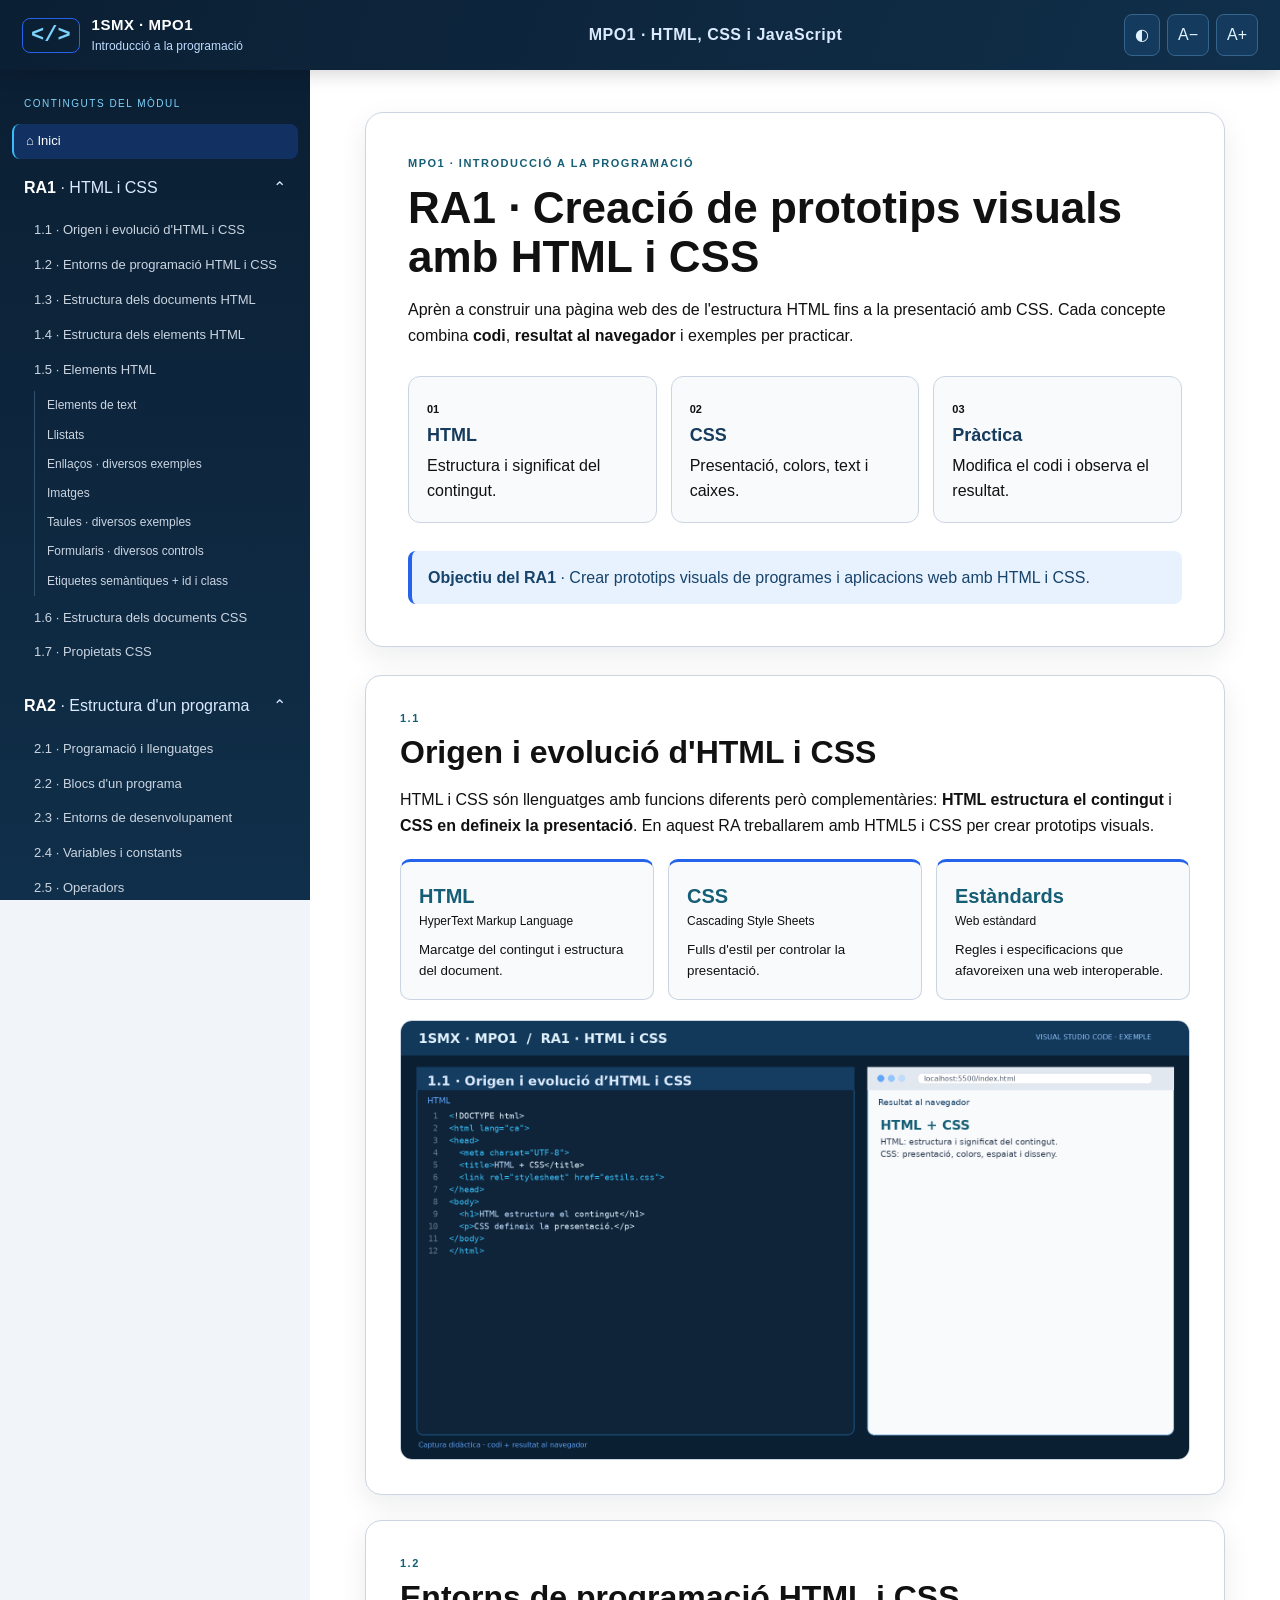
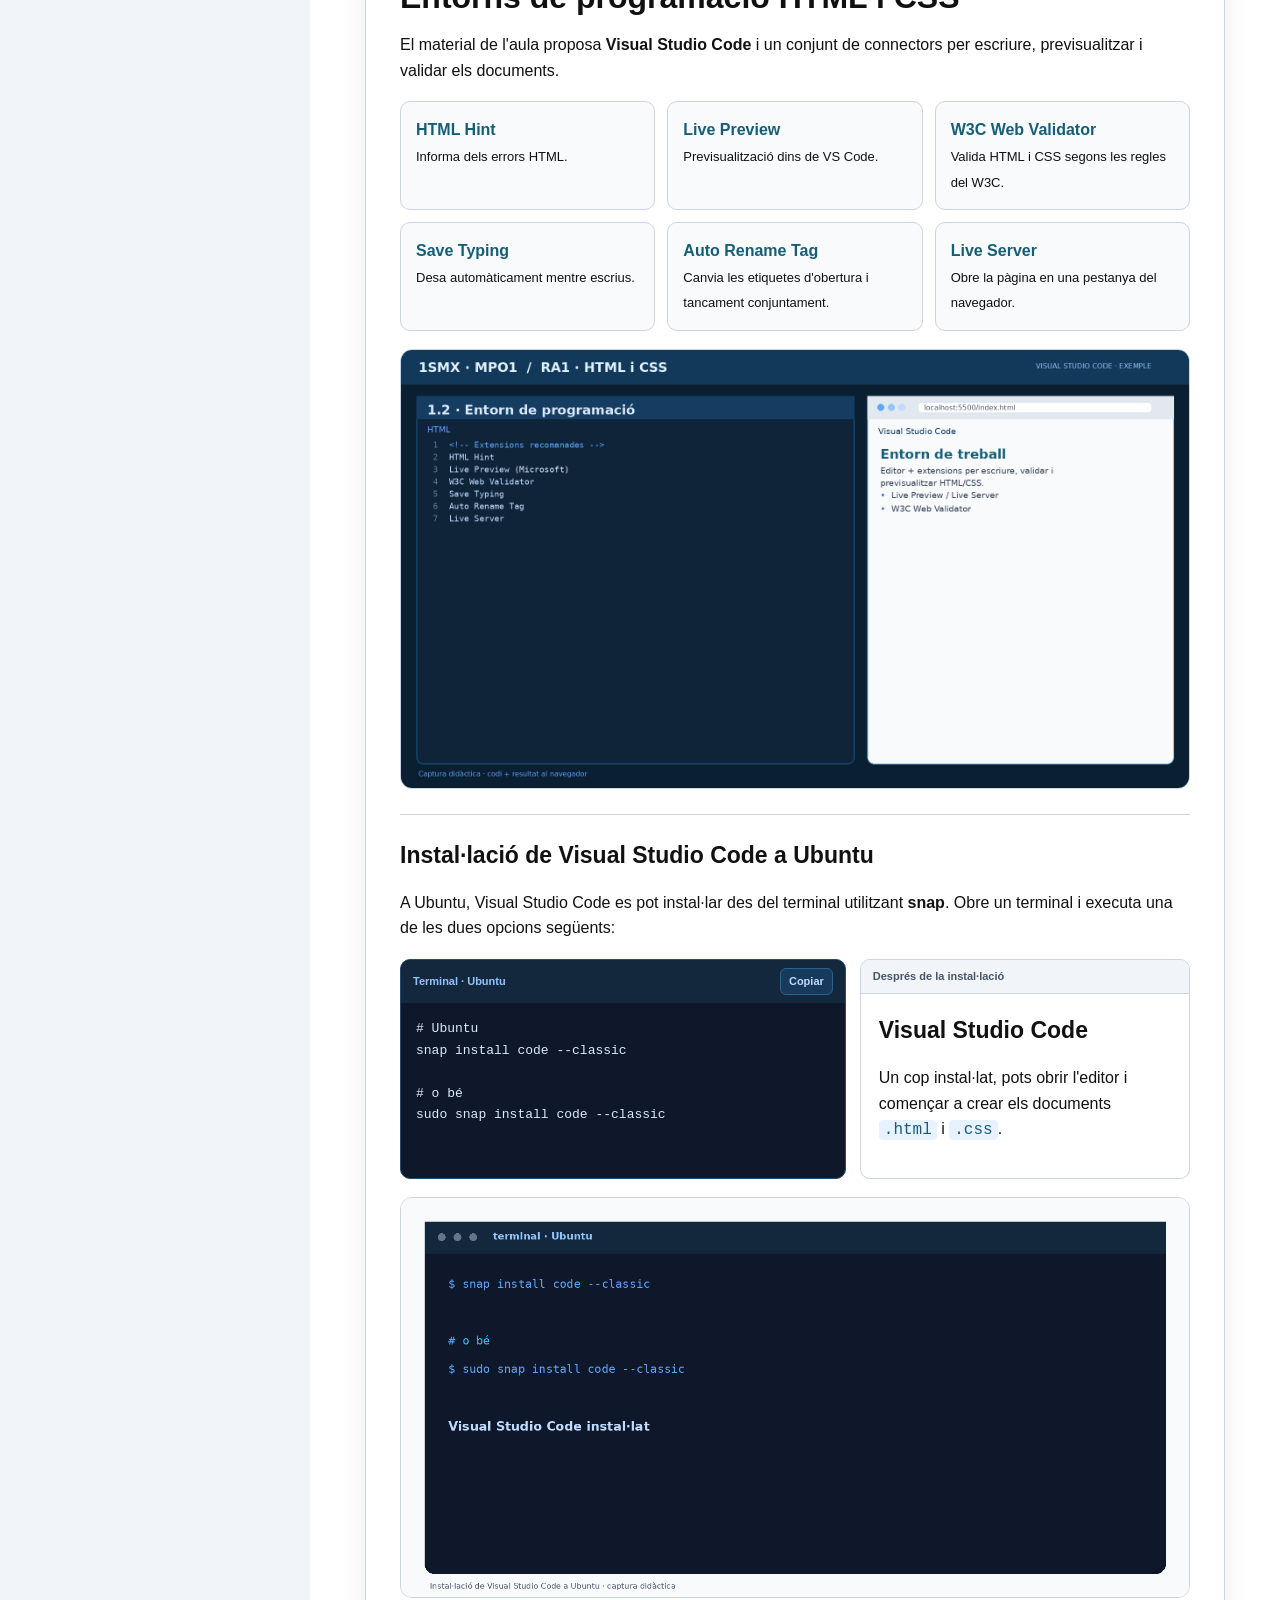
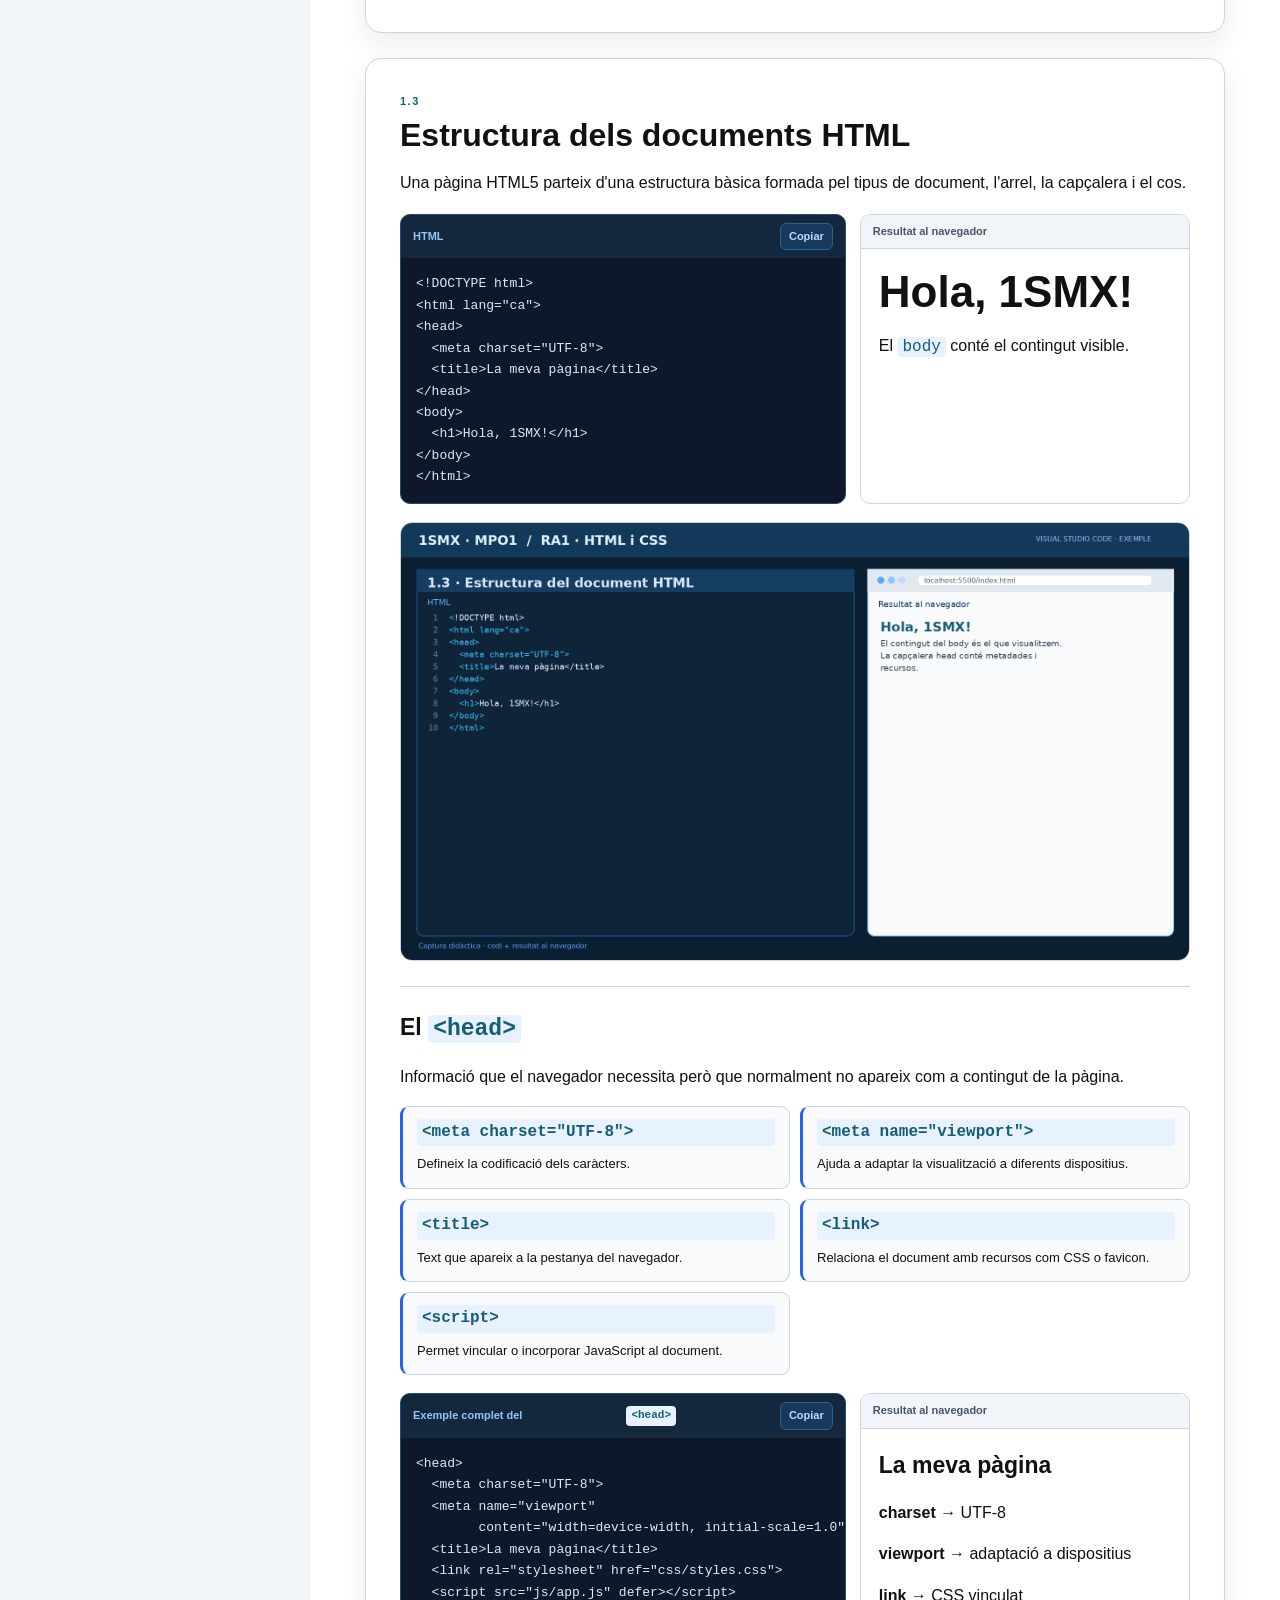
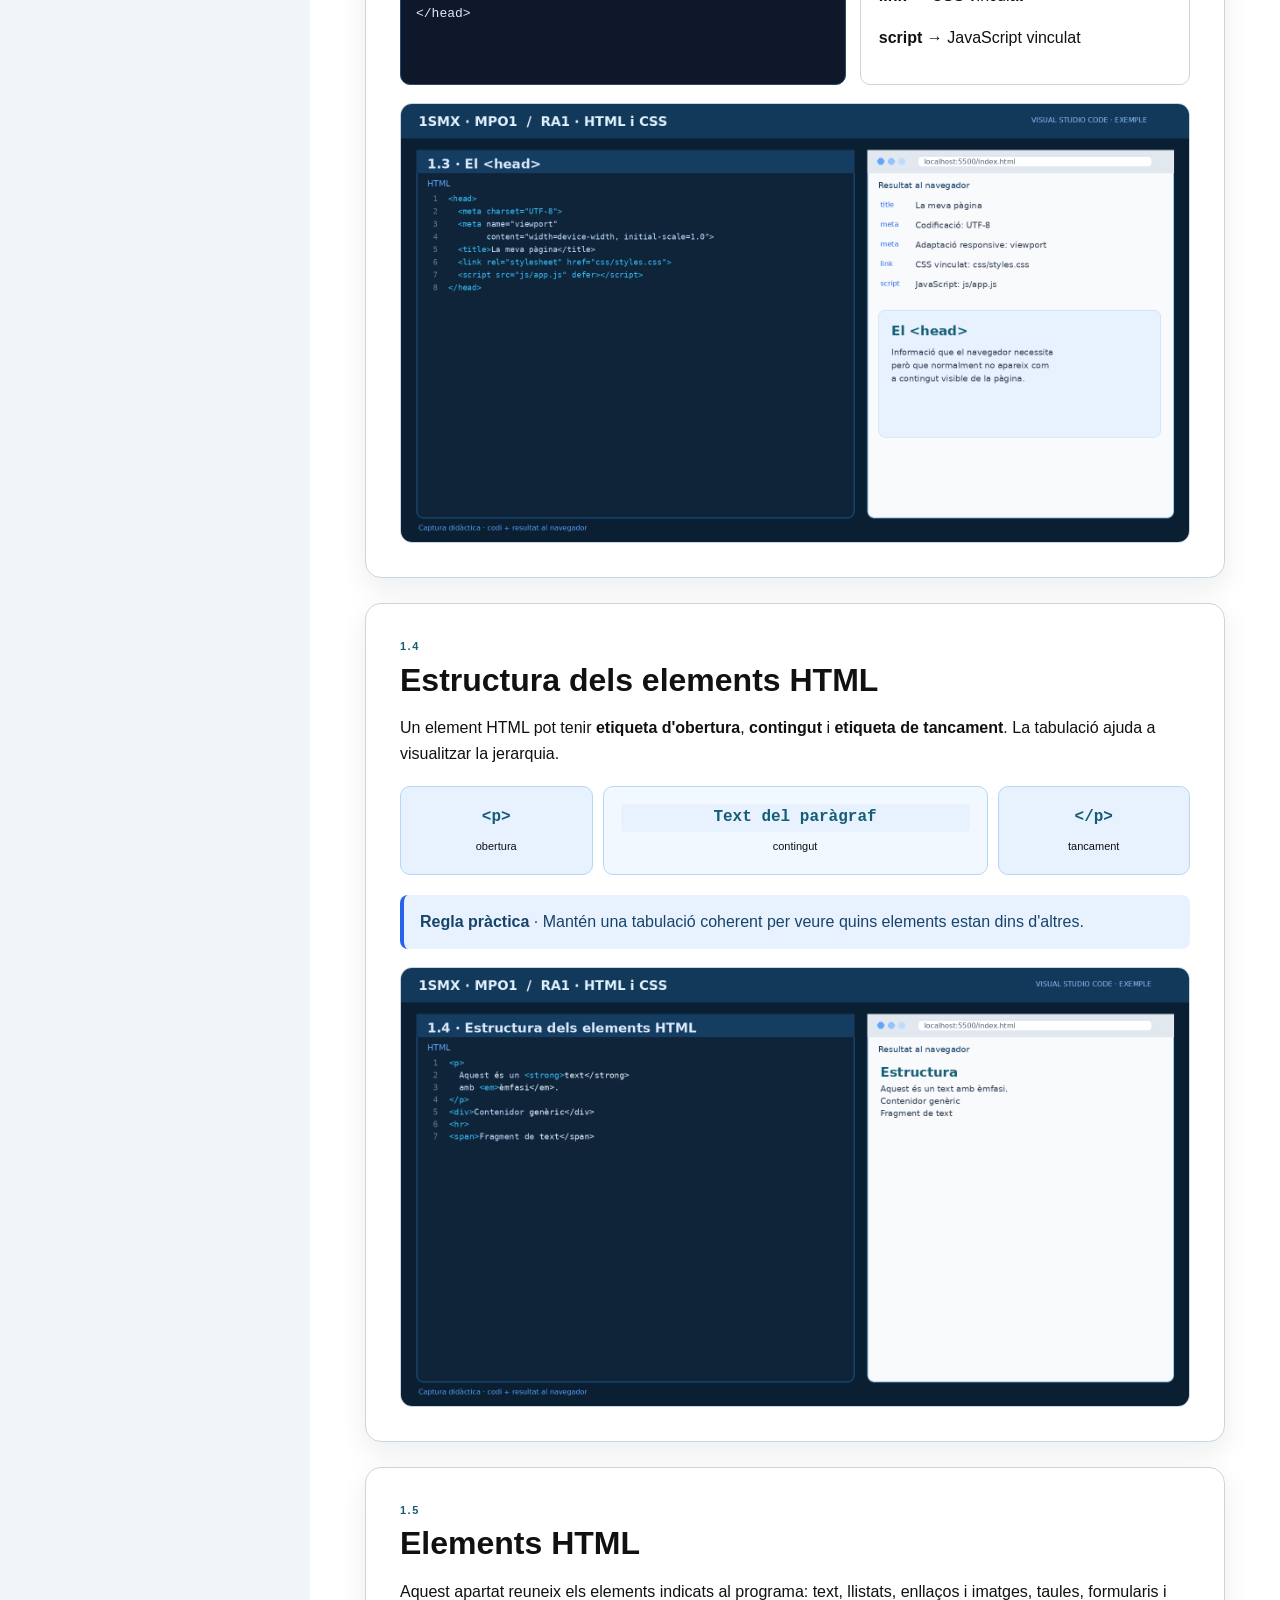
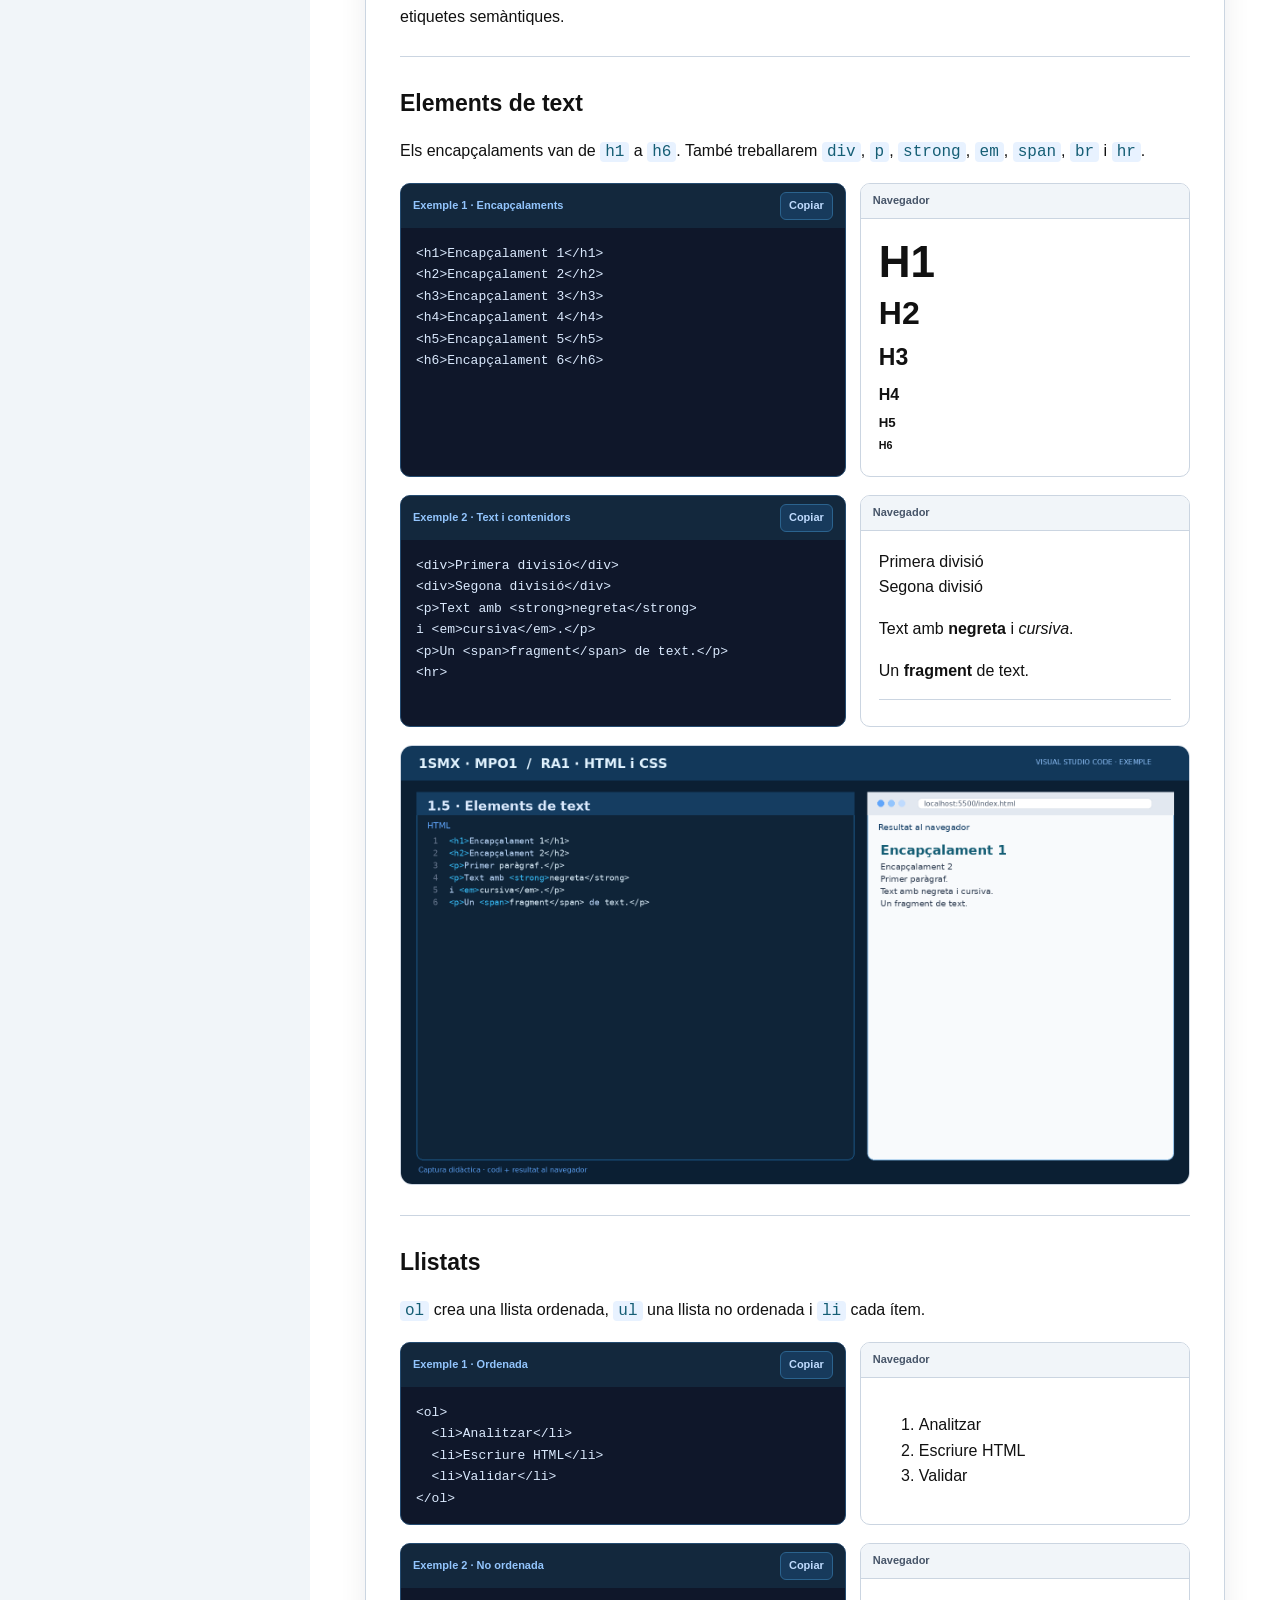
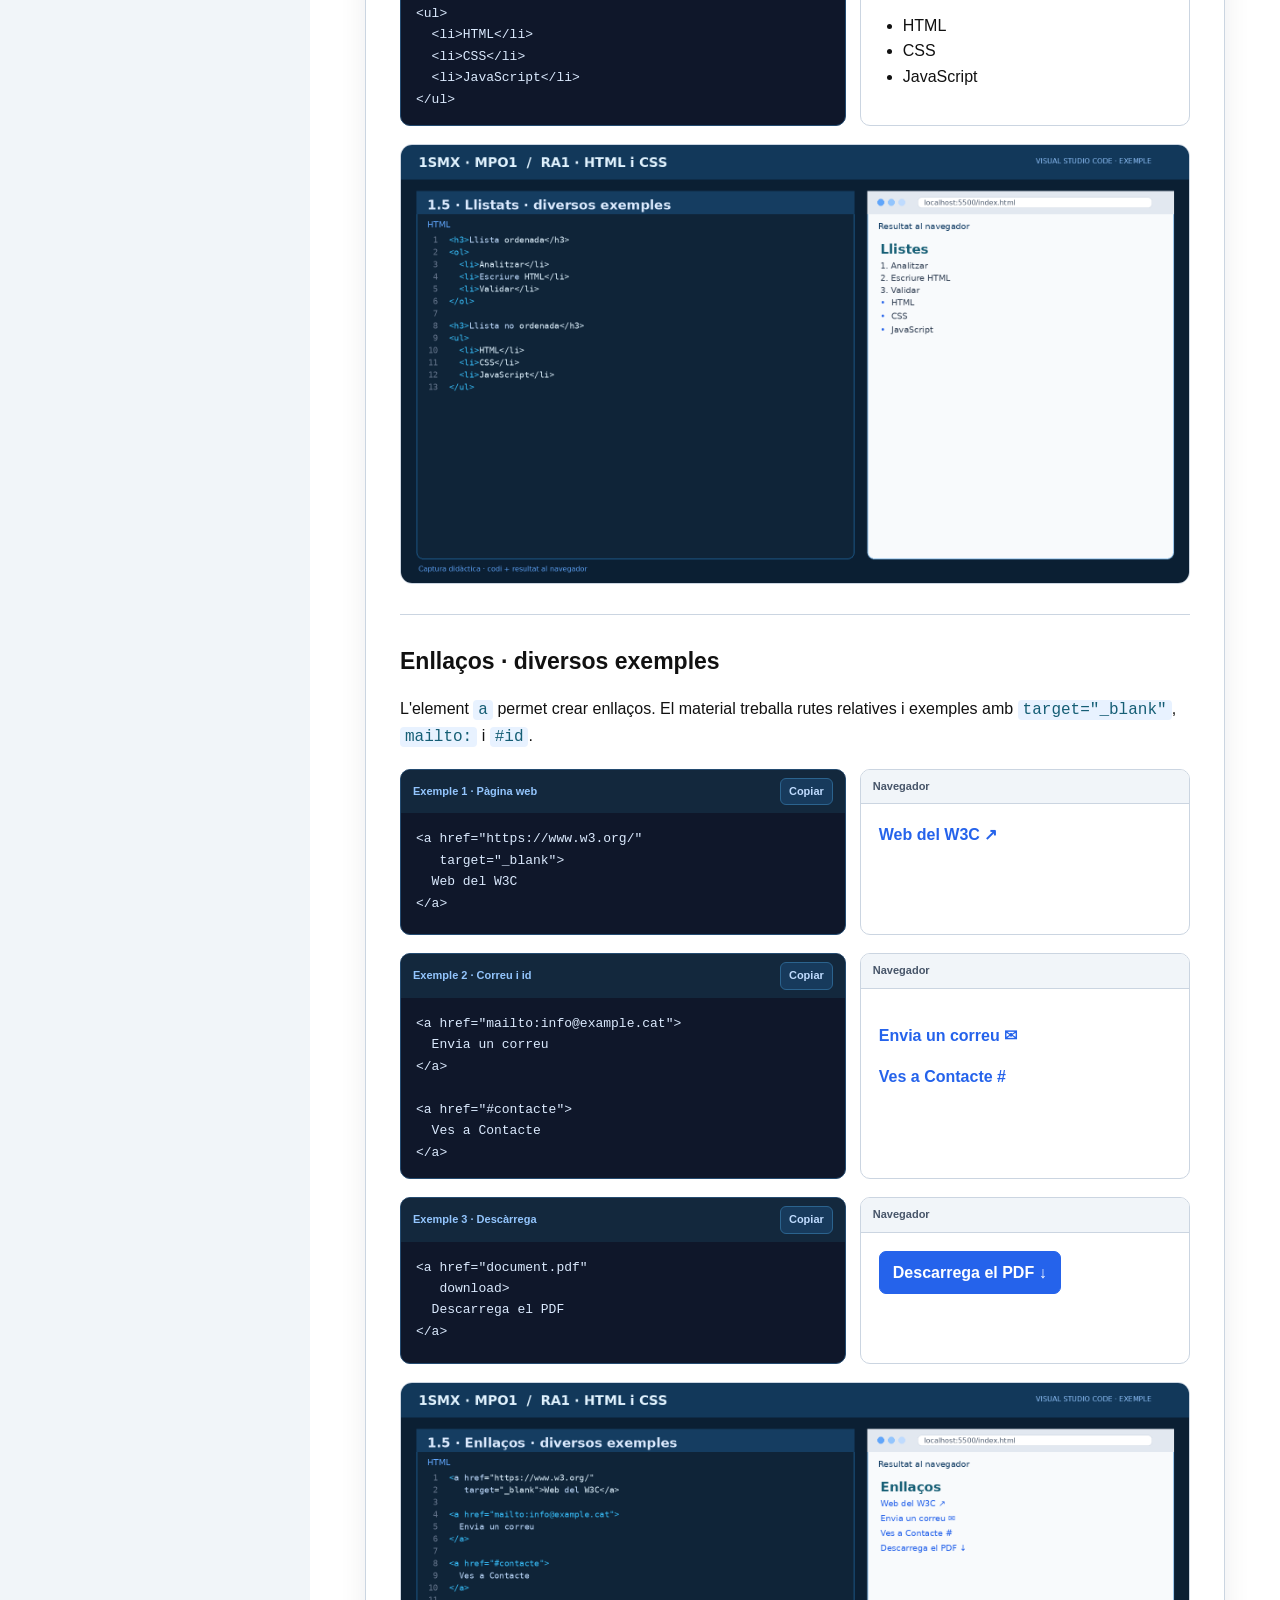
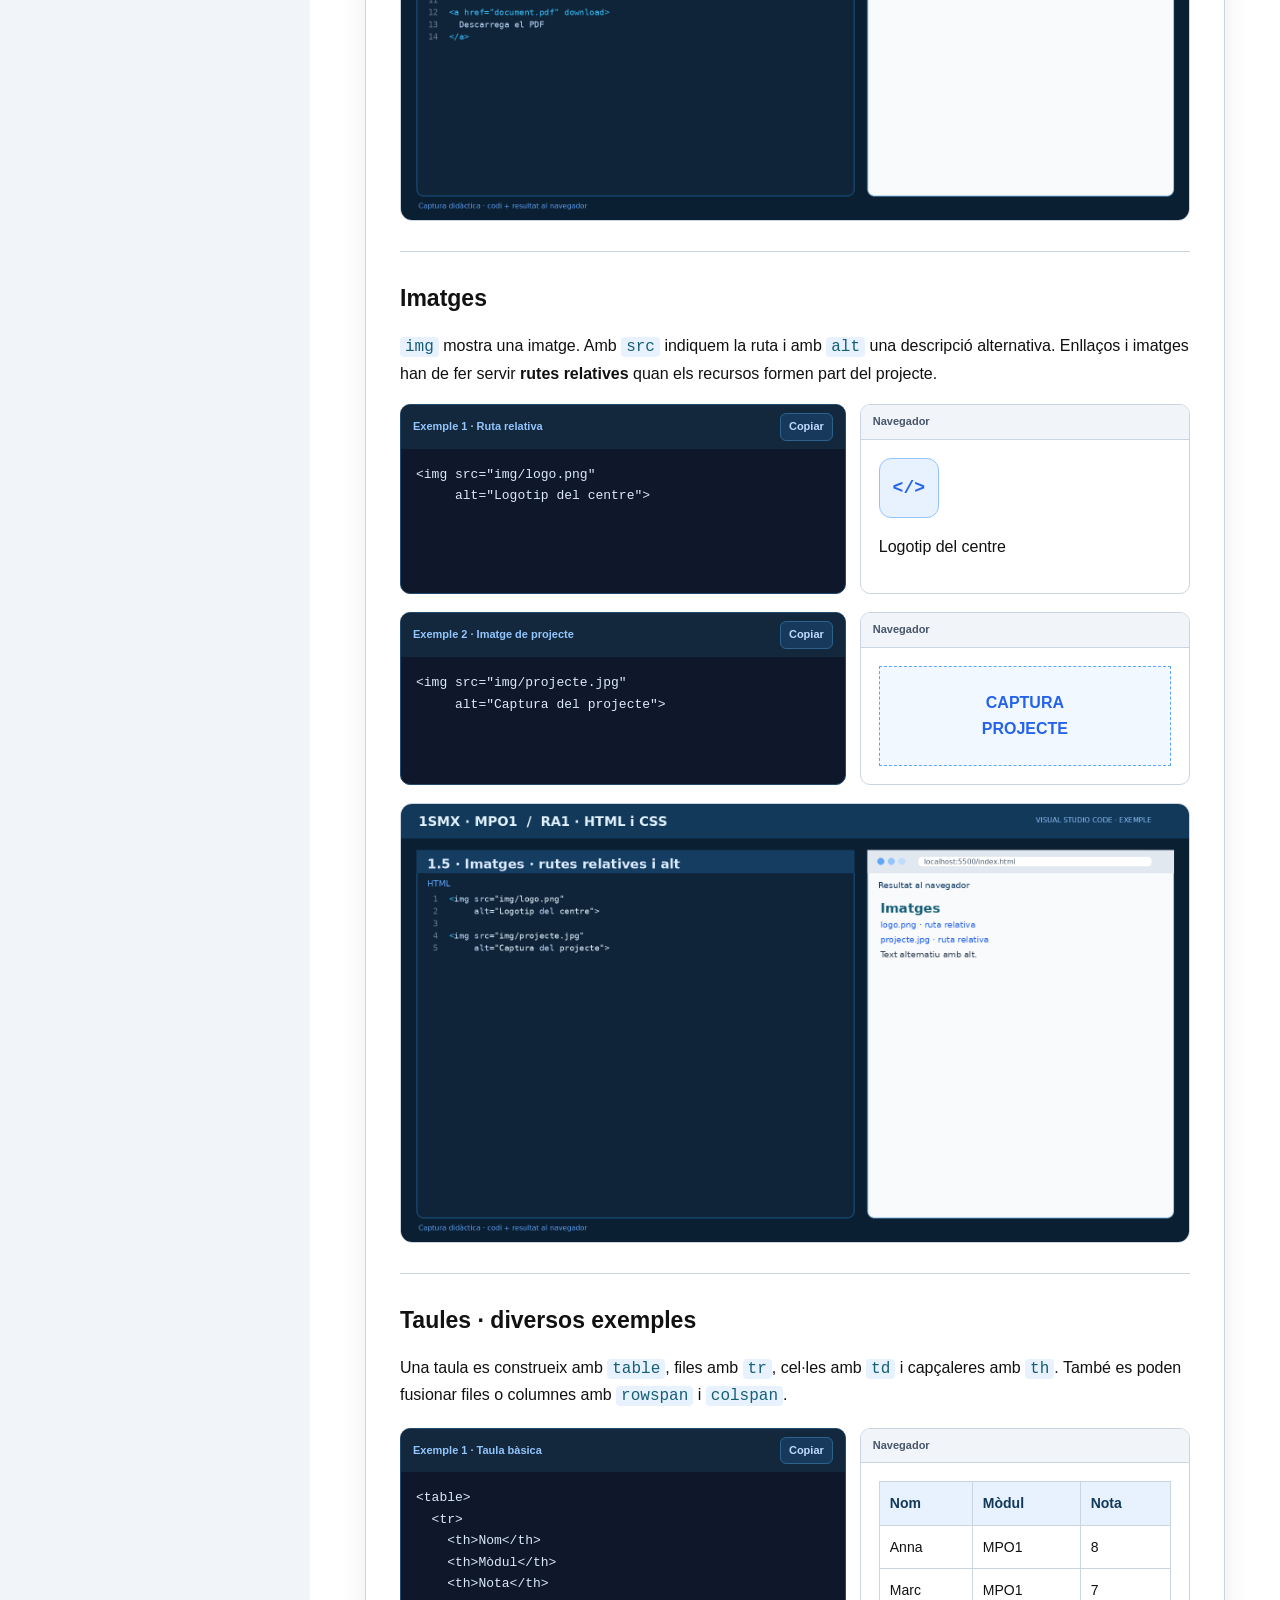
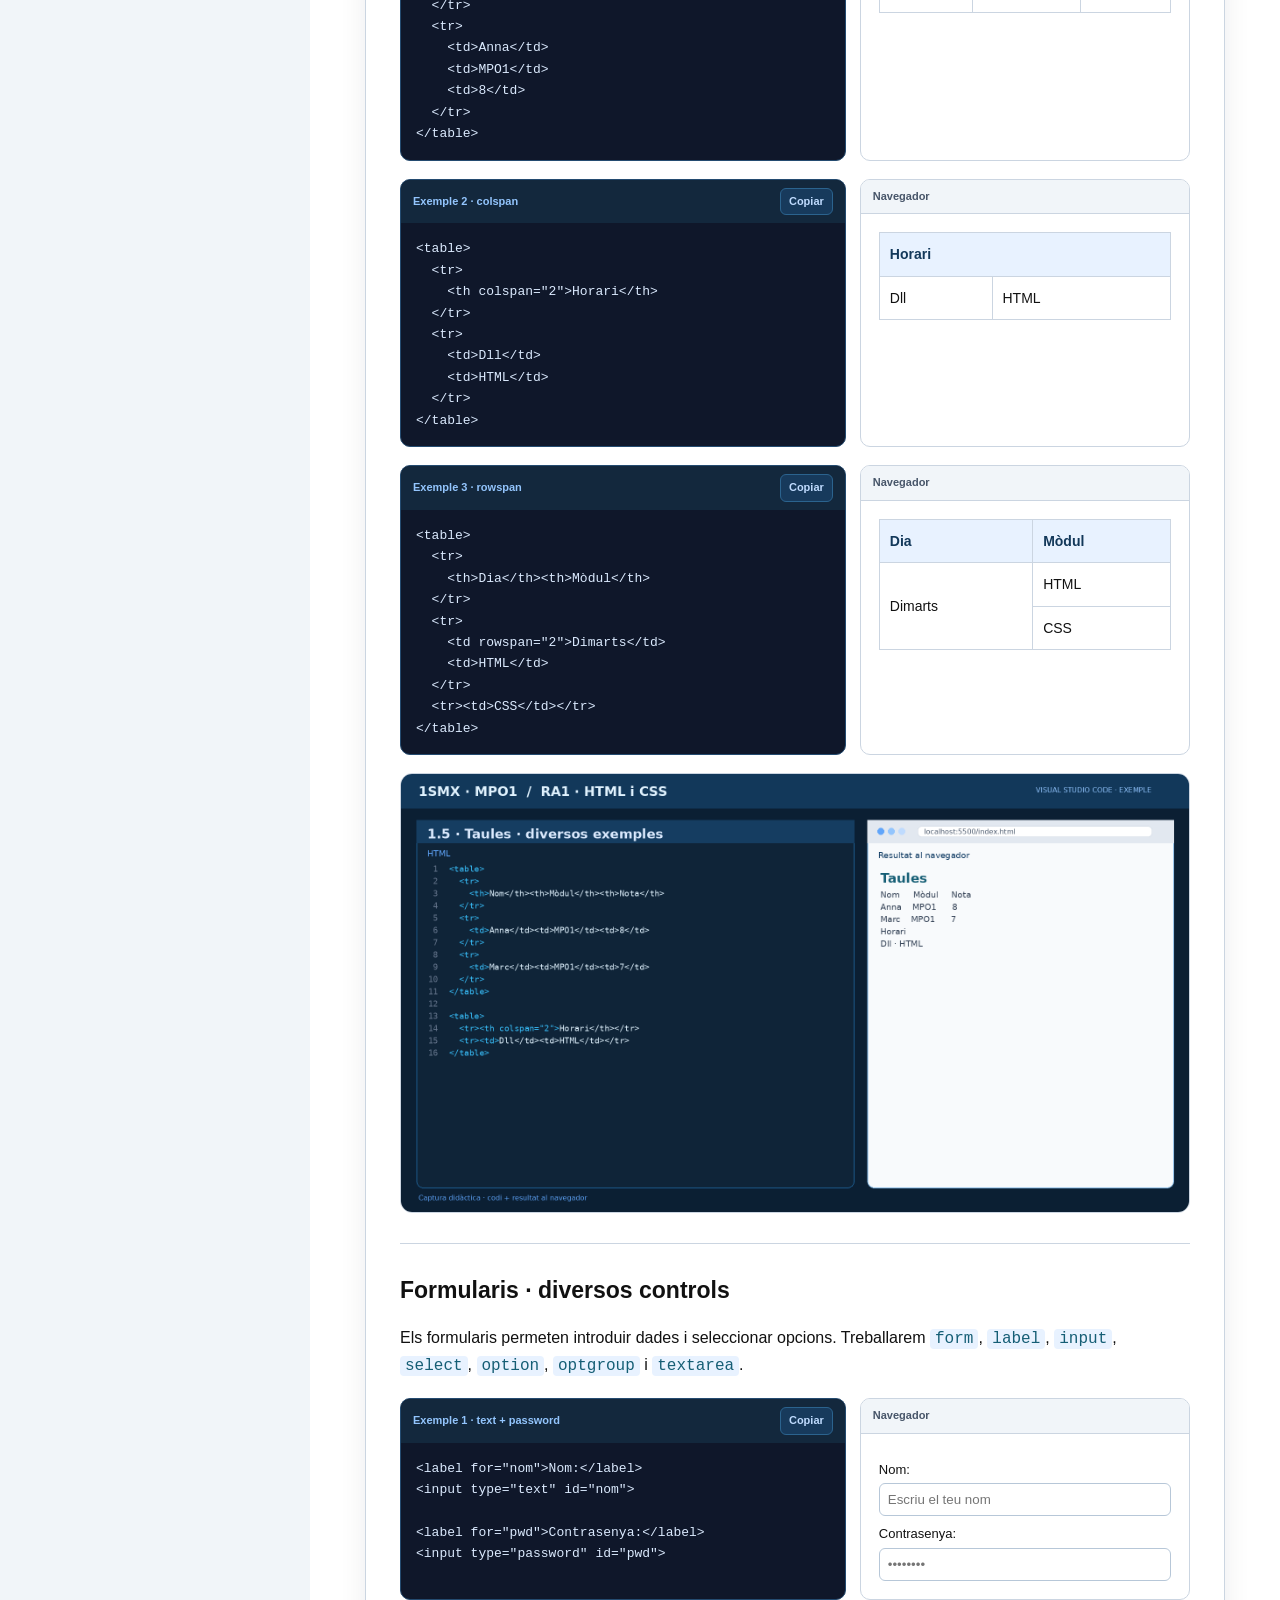
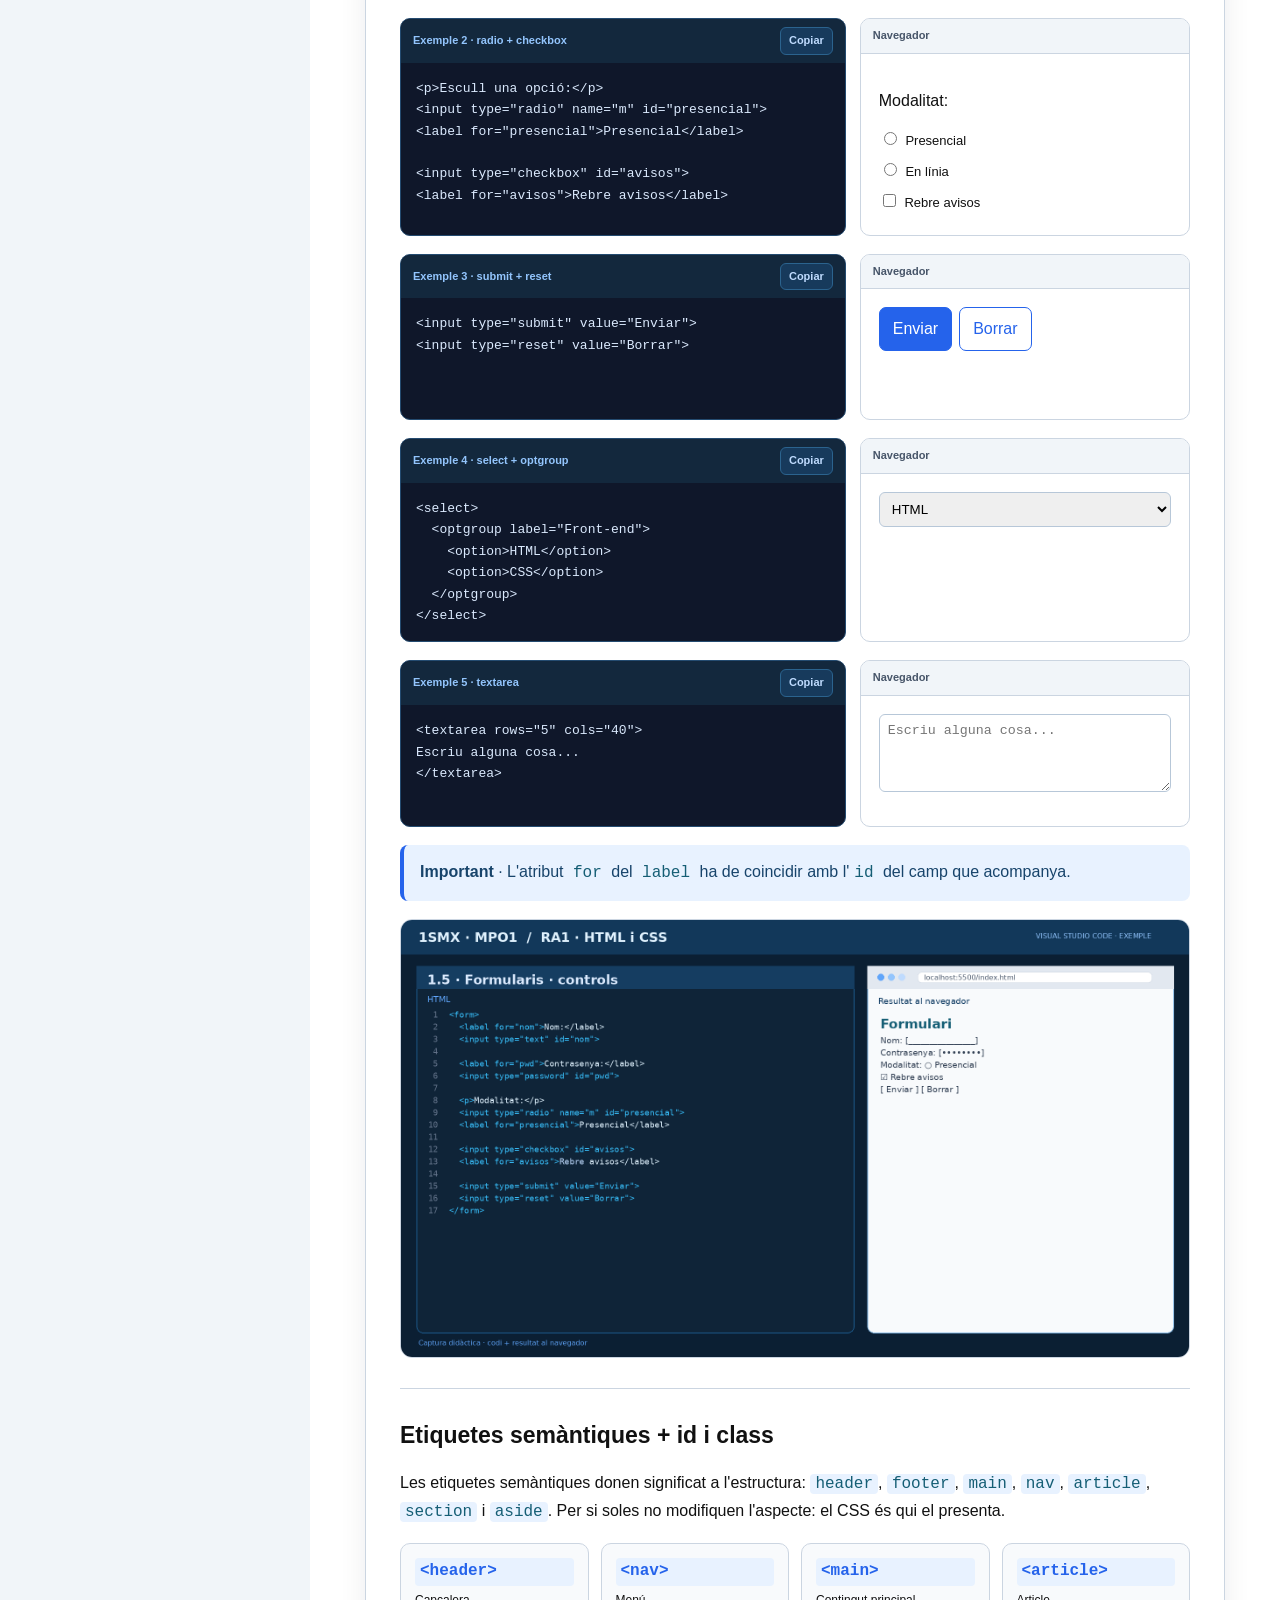
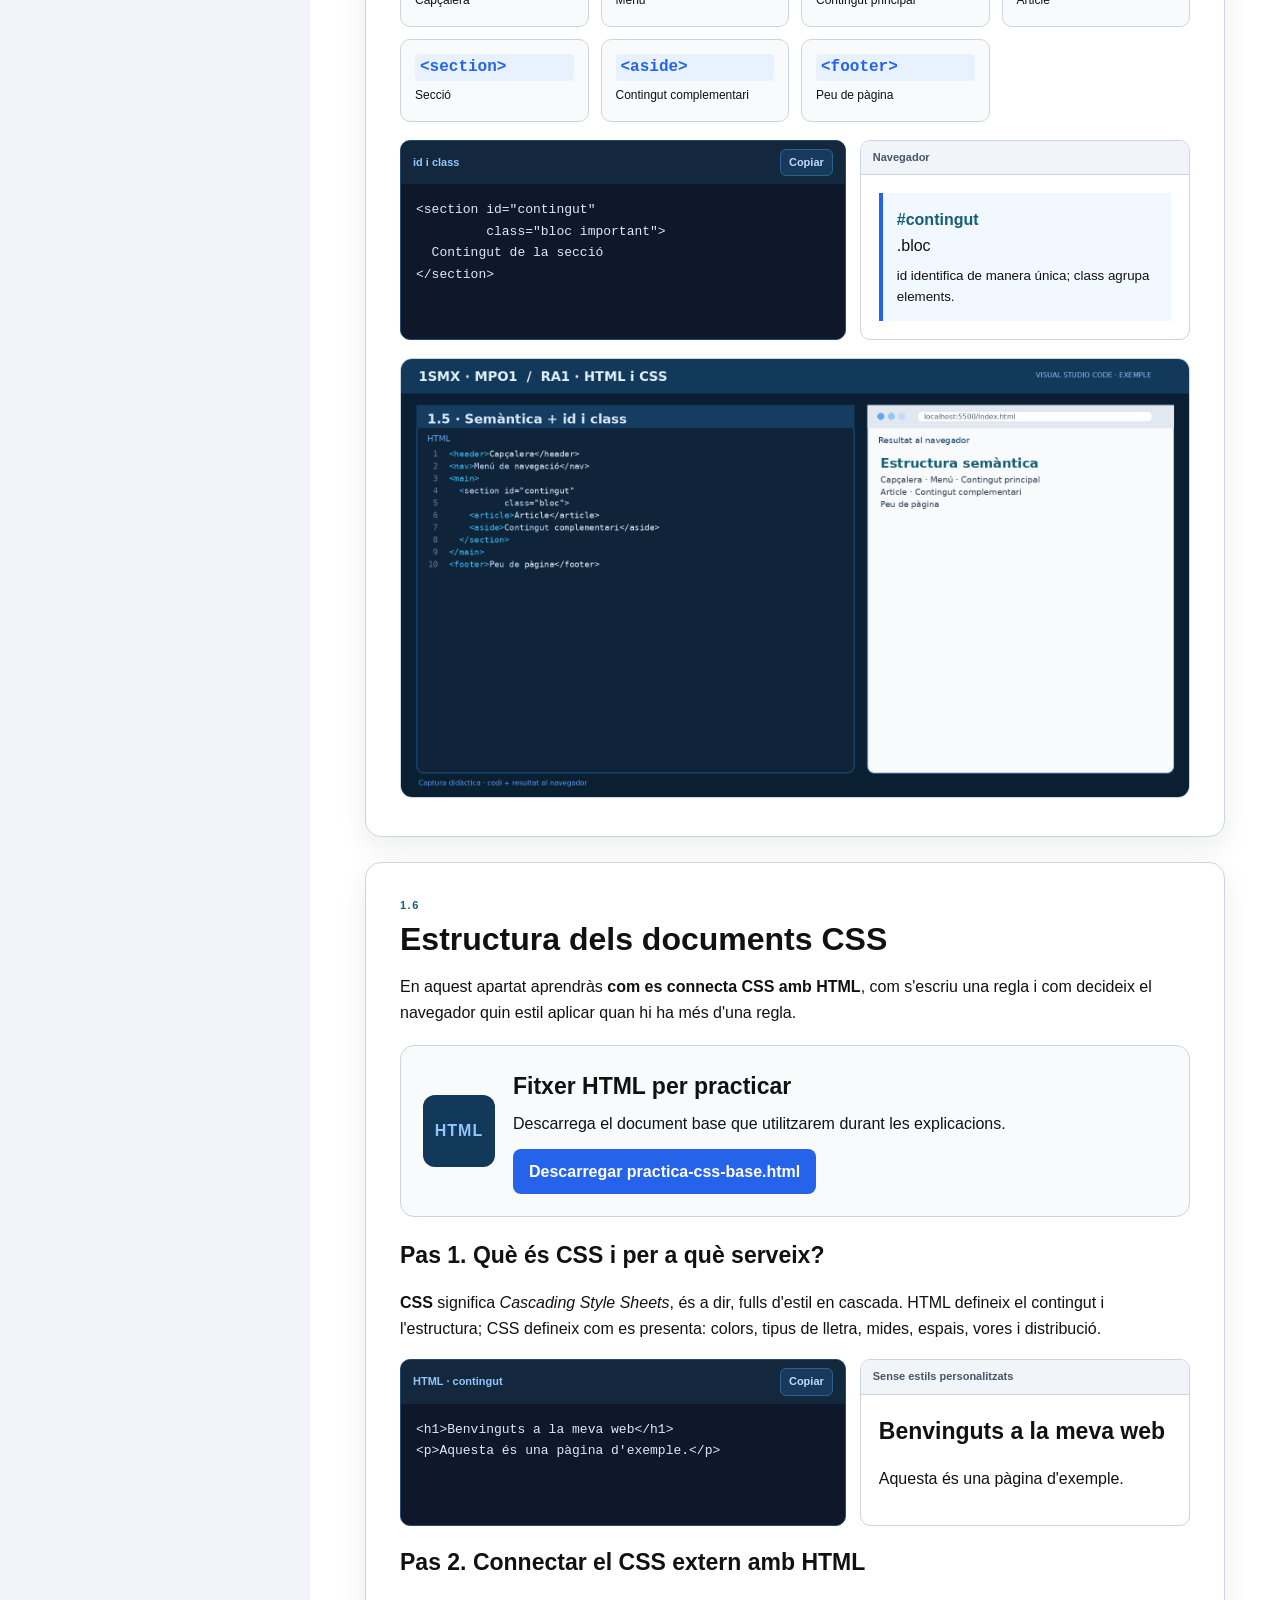
<file: index.html>
<!DOCTYPE html>
<html lang="ca">
<head>
  <meta charset="UTF-8">
  <meta name="viewport" content="width=device-width, initial-scale=1.0">
  <meta name="description" content="RA1 - Creació de prototips visuals de programes i aplicacions web amb HTML i CSS. 1SMX MPO1.">
  <title>MPO1 · Introducció a la Programació · 1SMX</title>
  <link rel="stylesheet" href="./css/styles.css">
  <script src="./js/app.js" defer></script>
</head>
<body>
<header class="topbar">
  <div class="brand">
    <div class="brand-mark">&lt;/&gt;</div>
    <div><strong>1SMX · MPO1</strong><span>Introducció a la programació</span></div>
  </div>
  <div class="top-title">MPO1 · HTML, CSS i JavaScript</div>
  <div class="top-actions">
    <button class="icon-btn" id="toggle-theme" title="Canvia el tema">◐</button>
    <button class="icon-btn" id="font-smaller" title="Redueix el text">A−</button>
    <button class="icon-btn" id="font-larger" title="Augmenta el text">A+</button>
    <button class="menu-toggle" id="menu-toggle" title="Obre el menú">☰</button>
  </div>
</header>

<div class="layout">
<aside class="sidebar" id="sidebar">
  <div class="course-label">CONTINGUTS DEL MÒDUL</div>
  <a class="home-link nav-link active" href="#inici">⌂ <span>Inici</span></a>

  <div class="ra-group open">
    <button class="ra-toggle" type="button">
      <span><b>RA1</b> · HTML i CSS</span><span class="chevron">⌃</span>
    </button>
    <div class="ra-content">
      <a class="nav-link" href="#c11">1.1 · Origen i evolució d&#39;HTML i CSS</a>
      <a class="nav-link" href="#c12">1.2 · Entorns de programació HTML i CSS</a>
      <a class="nav-link" href="#c13">1.3 · Estructura dels documents HTML</a>
      <a class="nav-link" href="#c14">1.4 · Estructura dels elements HTML</a>
      <a class="nav-link" href="#c15">1.5 · Elements HTML</a>
      <div class="subnav">
        <a class="nav-link" href="#text">Elements de text</a>
        <a class="nav-link" href="#llistes">Llistats</a>
        <a class="nav-link" href="#enllacos">Enllaços · diversos exemples</a>
        <a class="nav-link" href="#imatges">Imatges</a>
        <a class="nav-link" href="#taules">Taules · diversos exemples</a>
        <a class="nav-link" href="#formularis">Formularis · diversos controls</a>
        <a class="nav-link" href="#semantica">Etiquetes semàntiques + id i class</a>
      </div>
      <a class="nav-link" href="#c16">1.6 · Estructura dels documents CSS</a>
      <a class="nav-link" href="#c17">1.7 · Propietats CSS</a>
    </div>
  </div>

  <div class="ra-group open">
    <button class="ra-toggle" type="button">
      <span><b>RA2</b> · Estructura d'un programa</span><span class="chevron">⌃</span>
    </button>
    <div class="ra-content">
      <a class="nav-link" href="#c21">2.1 · Programació i llenguatges</a>
      <a class="nav-link" href="#c22">2.2 · Blocs d'un programa</a>
      <a class="nav-link" href="#c23">2.3 · Entorns de desenvolupament</a>
      <a class="nav-link" href="#c24">2.4 · Variables i constants</a>
      <a class="nav-link" href="#c25">2.5 · Operadors</a>
      <a class="nav-link" href="#c26">2.6 · Entrada i sortida</a>
      <a class="nav-link" href="#c27">2.7 · Programació estructurada</a>
      <a class="nav-link" href="#c28">2.8 · Prova de programes</a>
      <a class="nav-link" href="#c29">2.9 · Estructures de selecció</a>
      <a class="nav-link" href="#c210">2.10 · Llistats i cadenes</a>
      <a class="nav-link" href="#c211">2.11 · Estructures iteratives</a>
      <a class="nav-link" href="#c212">2.12 · Documentació</a>
    </div>
  </div>

  <div class="ra-group">
    <button class="ra-toggle disabled" type="button" disabled>
      <span><b>RA3</b> · Manipulació del DOM</span><span>→</span>
    </button>
    <div class="ra-placeholder">Contingut pendent de desenvolupar.</div>
  </div>

  <div class="sidebar-footer">Institut Thos i Codina · Mataró<br>CFGM Sistemes Microinformàtics i Xarxes</div>
</aside>

<main class="content" id="main-content">
<section id="inici" class="hero">
  <div class="eyebrow">MPO1 · INTRODUCCIÓ A LA PROGRAMACIÓ</div>
  <h1>RA1 · Creació de prototips visuals amb HTML i CSS</h1>
  <p class="lead">Aprèn a construir una pàgina web des de l'estructura HTML fins a la presentació amb CSS. Cada concepte combina <strong>codi</strong>, <strong>resultat al navegador</strong> i exemples per practicar.</p>
  <div class="hero-grid">
    <div class="hero-card"><span>01</span><strong>HTML</strong><p>Estructura i significat del contingut.</p></div>
    <div class="hero-card"><span>02</span><strong>CSS</strong><p>Presentació, colors, text i caixes.</p></div>
    <div class="hero-card"><span>03</span><strong>Pràctica</strong><p>Modifica el codi i observa el resultat.</p></div>
  </div>
  <div class="info-banner"><b>Objectiu del RA1</b> · Crear prototips visuals de programes i aplicacions web amb HTML i CSS.</div>
</section>

<section id="c11" class="section">
  <div class="section-kicker">1.1</div>
  <h2>Origen i evolució d'HTML i CSS</h2>
  <p>HTML i CSS són llenguatges amb funcions diferents però complementàries: <strong>HTML estructura el contingut</strong> i <strong>CSS en defineix la presentació</strong>. En aquest RA treballarem amb HTML5 i CSS per crear prototips visuals.</p>
  <div class="timeline">
    <div><b>HTML</b><span>HyperText Markup Language</span><small>Marcatge del contingut i estructura del document.</small></div>
    <div><b>CSS</b><span>Cascading Style Sheets</span><small>Fulls d'estil per controlar la presentació.</small></div>
    <div><b>Estàndards</b><span>Web estàndard</span><small>Regles i especificacions que afavoreixen una web interoperable.</small></div>
  </div>
  <div class="capture-card"><img src="./img/captures/01-origen-html-css.png" alt="Codi HTML i resultat al navegador sobre HTML i CSS"></div>
</section>

<section id="c12" class="section">
  <div class="section-kicker">1.2</div>
  <h2>Entorns de programació HTML i CSS</h2>
  <p>El material de l'aula proposa <strong>Visual Studio Code</strong> i un conjunt de connectors per escriure, previsualitzar i validar els documents.</p>
  <div class="tools-grid">
    <div><b>HTML Hint</b><span>Informa dels errors HTML.</span></div>
    <div><b>Live Preview</b><span>Previsualització dins de VS Code.</span></div>
    <div><b>W3C Web Validator</b><span>Valida HTML i CSS segons les regles del W3C.</span></div>
    <div><b>Save Typing</b><span>Desa automàticament mentre escrius.</span></div>
    <div><b>Auto Rename Tag</b><span>Canvia les etiquetes d'obertura i tancament conjuntament.</span></div>
    <div><b>Live Server</b><span>Obre la pàgina en una pestanya del navegador.</span></div>
  </div>
  <div class="capture-card"><img src="./img/captures/02-entorn-vscode.png" alt="Entorn de programació Visual Studio Code i connectors"></div>


  <div class="subsection-mini">
    <h3>Instal·lació de Visual Studio Code a Ubuntu</h3>
    <p>A Ubuntu, Visual Studio Code es pot instal·lar des del terminal utilitzant <strong>snap</strong>. Obre un terminal i executa una de les dues opcions següents:</p>
    <div class="code-preview">
      <div class="code-box">
        <div class="code-head">Terminal · Ubuntu <button class="copy-btn">Copiar</button></div>
        <pre><code># Ubuntu
snap install code --classic

# o bé
sudo snap install code --classic</code></pre>
      </div>
      <div class="browser-box">
        <div class="browser-head">Després de la instal·lació</div>
        <div class="browser-body">
          <h3>Visual Studio Code</h3>
          <p>Un cop instal·lat, pots obrir l'editor i començar a crear els documents <code>.html</code> i <code>.css</code>.</p>
        </div>
      </div>
    </div>
    <div class="capture-card"><img src="./img/captures/02-instalacio-vscode-ubuntu.png" alt="Captura del terminal d'Ubuntu amb les ordres per instal·lar Visual Studio Code"></div>
  </div></section>

<section id="c13" class="section">
  <div class="section-kicker">1.3</div>
  <h2>Estructura dels documents HTML</h2>
  <p>Una pàgina HTML5 parteix d'una estructura bàsica formada pel tipus de document, l'arrel, la capçalera i el cos.</p>
  <div class="code-preview">
    <div class="code-box"><div class="code-head">HTML <button class="copy-btn">Copiar</button></div><pre><code>&lt;!DOCTYPE html&gt;
&lt;html lang="ca"&gt;
&lt;head&gt;
  &lt;meta charset="UTF-8"&gt;
  &lt;title&gt;La meva pàgina&lt;/title&gt;
&lt;/head&gt;
&lt;body&gt;
  &lt;h1&gt;Hola, 1SMX!&lt;/h1&gt;
&lt;/body&gt;
&lt;/html&gt;</code></pre></div>
    <div class="browser-box"><div class="browser-head">Resultat al navegador</div><div class="browser-body"><h1>Hola, 1SMX!</h1><p>El <code>body</code> conté el contingut visible.</p></div></div>
  </div>
  <div class="capture-card"><img src="./img/captures/03-estructura-document.png" alt="Estructura HTML5 amb codi i resultat al navegador"></div>
  <div id="head-explanation" class="subsection-mini">
    <h3>El <code>&lt;head&gt;</code></h3>
    <p>Informació que el navegador necessita però que normalment no apareix com a contingut de la pàgina.</p>
    <div class="head-items">
      <div><code>&lt;meta charset="UTF-8"&gt;</code><span>Defineix la codificació dels caràcters.</span></div>
      <div><code>&lt;meta name="viewport"&gt;</code><span>Ajuda a adaptar la visualització a diferents dispositius.</span></div>
      <div><code>&lt;title&gt;</code><span>Text que apareix a la pestanya del navegador.</span></div>
      <div><code>&lt;link&gt;</code><span>Relaciona el document amb recursos com CSS o favicon.</span></div>
      <div><code>&lt;script&gt;</code><span>Permet vincular o incorporar JavaScript al document.</span></div>
    </div>
    <div class="code-preview">
      <div class="code-box">
        <div class="code-head">Exemple complet del <code>&lt;head&gt;</code> <button class="copy-btn">Copiar</button></div>
        <pre><code>&lt;head&gt;
  &lt;meta charset="UTF-8"&gt;
  &lt;meta name="viewport"
        content="width=device-width, initial-scale=1.0"&gt;
  &lt;title&gt;La meva pàgina&lt;/title&gt;
  &lt;link rel="stylesheet" href="css/styles.css"&gt;
  &lt;script src="js/app.js" defer&gt;&lt;/script&gt;
&lt;/head&gt;</code></pre>
      </div>
      <div class="browser-box">
        <div class="browser-head">Resultat al navegador</div>
        <div class="browser-body">
          <h3>La meva pàgina</h3>
          <p><strong>charset</strong> → UTF-8</p>
          <p><strong>viewport</strong> → adaptació a dispositius</p>
          <p><strong>link</strong> → CSS vinculat</p>
          <p><strong>script</strong> → JavaScript vinculat</p>
        </div>
      </div>
    </div>
    <div class="capture-card"><img src="./img/captures/03-head.png" alt="Explicació visual de l'element head i les seves etiquetes"></div>
  </div>


</section>

<section id="c14" class="section">
  <div class="section-kicker">1.4</div>
  <h2>Estructura dels elements HTML</h2>
  <p>Un element HTML pot tenir <strong>etiqueta d'obertura</strong>, <strong>contingut</strong> i <strong>etiqueta de tancament</strong>. La tabulació ajuda a visualitzar la jerarquia.</p>
  <div class="anatomy">
    <div class="part"><code>&lt;p&gt;</code><span>obertura</span></div>
    <div class="part content-part"><code>Text del paràgraf</code><span>contingut</span></div>
    <div class="part"><code>&lt;/p&gt;</code><span>tancament</span></div>
  </div>
  <div class="tip"><b>Regla pràctica</b> · Mantén una tabulació coherent per veure quins elements estan dins d'altres.</div>
  <div class="capture-card"><img src="./img/captures/04-elements-html.png" alt="Exemple d'estructura d'elements HTML"></div>
</section>

<section id="c15" class="section">
  <div class="section-kicker">1.5</div>
  <h2>Elements HTML</h2>
  <p>Aquest apartat reuneix els elements indicats al programa: text, llistats, enllaços i imatges, taules, formularis i etiquetes semàntiques.</p>

  <article id="text" class="subsection">
    <h3>Elements de text</h3>
    <p>Els encapçalaments van de <code>h1</code> a <code>h6</code>. També treballarem <code>div</code>, <code>p</code>, <code>strong</code>, <code>em</code>, <code>span</code>, <code>br</code> i <code>hr</code>.</p>
    <div class="example-grid">
      <div class="code-box"><div class="code-head">Exemple 1 · Encapçalaments <button class="copy-btn">Copiar</button></div><pre><code>&lt;h1&gt;Encapçalament 1&lt;/h1&gt;
&lt;h2&gt;Encapçalament 2&lt;/h2&gt;
&lt;h3&gt;Encapçalament 3&lt;/h3&gt;
&lt;h4&gt;Encapçalament 4&lt;/h4&gt;
&lt;h5&gt;Encapçalament 5&lt;/h5&gt;
&lt;h6&gt;Encapçalament 6&lt;/h6&gt;</code></pre></div>
      <div class="browser-box"><div class="browser-head">Navegador</div><div class="browser-body headings-demo"><h1>H1</h1><h2>H2</h2><h3>H3</h3><h4>H4</h4><h5>H5</h5><h6>H6</h6></div></div>
    </div>
    <div class="example-grid">
      <div class="code-box"><div class="code-head">Exemple 2 · Text i contenidors <button class="copy-btn">Copiar</button></div><pre><code>&lt;div&gt;Primera divisió&lt;/div&gt;
&lt;div&gt;Segona divisió&lt;/div&gt;
&lt;p&gt;Text amb &lt;strong&gt;negreta&lt;/strong&gt;
i &lt;em&gt;cursiva&lt;/em&gt;.&lt;/p&gt;
&lt;p&gt;Un &lt;span&gt;fragment&lt;/span&gt; de text.&lt;/p&gt;
&lt;hr&gt;</code></pre></div>
      <div class="browser-box"><div class="browser-head">Navegador</div><div class="browser-body"><div>Primera divisió</div><div>Segona divisió</div><p>Text amb <strong>negreta</strong> i <em>cursiva</em>.</p><p>Un <span class="highlight">fragment</span> de text.</p><hr></div></div>
    </div>
    <div class="capture-card"><img src="./img/captures/05-text.png" alt="Exemples d'elements de text HTML i resultat"></div>
  </article>

  <article id="llistes" class="subsection">
    <h3>Llistats</h3>
    <p><code>ol</code> crea una llista ordenada, <code>ul</code> una llista no ordenada i <code>li</code> cada ítem.</p>
    <div class="example-grid">
      <div class="code-box"><div class="code-head">Exemple 1 · Ordenada <button class="copy-btn">Copiar</button></div><pre><code>&lt;ol&gt;
  &lt;li&gt;Analitzar&lt;/li&gt;
  &lt;li&gt;Escriure HTML&lt;/li&gt;
  &lt;li&gt;Validar&lt;/li&gt;
&lt;/ol&gt;</code></pre></div>
      <div class="browser-box"><div class="browser-head">Navegador</div><div class="browser-body"><ol><li>Analitzar</li><li>Escriure HTML</li><li>Validar</li></ol></div></div>
    </div>
    <div class="example-grid">
      <div class="code-box"><div class="code-head">Exemple 2 · No ordenada <button class="copy-btn">Copiar</button></div><pre><code>&lt;ul&gt;
  &lt;li&gt;HTML&lt;/li&gt;
  &lt;li&gt;CSS&lt;/li&gt;
  &lt;li&gt;JavaScript&lt;/li&gt;
&lt;/ul&gt;</code></pre></div>
      <div class="browser-box"><div class="browser-head">Navegador</div><div class="browser-body"><ul><li>HTML</li><li>CSS</li><li>JavaScript</li></ul></div></div>
    </div>
    <div class="capture-card"><img src="./img/captures/06-llistes.png" alt="Llistes ordenades i no ordenades en HTML"></div>
  </article>

  <article id="enllacos" class="subsection">
    <h3>Enllaços · diversos exemples</h3>
    <p>L'element <code>a</code> permet crear enllaços. El material treballa rutes relatives i exemples amb <code>target="_blank"</code>, <code>mailto:</code> i <code>#id</code>.</p>
    <div class="example-grid">
      <div class="code-box"><div class="code-head">Exemple 1 · Pàgina web <button class="copy-btn">Copiar</button></div><pre><code>&lt;a href="https://www.w3.org/"
   target="_blank"&gt;
  Web del W3C
&lt;/a&gt;</code></pre></div>
      <div class="browser-box"><div class="browser-head">Navegador</div><div class="browser-body"><a href="https://www.w3.org/" target="_blank">Web del W3C ↗</a></div></div>
    </div>
    <div class="example-grid">
      <div class="code-box"><div class="code-head">Exemple 2 · Correu i id <button class="copy-btn">Copiar</button></div><pre><code>&lt;a href="mailto:info@example.cat"&gt;
  Envia un correu
&lt;/a&gt;

&lt;a href="#contacte"&gt;
  Ves a Contacte
&lt;/a&gt;</code></pre></div>
      <div class="browser-box"><div class="browser-head">Navegador</div><div class="browser-body"><p><a href="mailto:info@example.cat">Envia un correu ✉</a></p><p><a href="#contacte">Ves a Contacte #</a></p></div></div>
    </div>
    <div class="example-grid">
      <div class="code-box"><div class="code-head">Exemple 3 · Descàrrega <button class="copy-btn">Copiar</button></div><pre><code>&lt;a href="document.pdf"
   download&gt;
  Descarrega el PDF
&lt;/a&gt;</code></pre></div>
      <div class="browser-box"><div class="browser-head">Navegador</div><div class="browser-body"><a href="#" class="btn-link" onclick="return false">Descarrega el PDF ↓</a></div></div>
    </div>
    <div class="capture-card"><img src="./img/captures/07-enllacos.png" alt="Diversos exemples d'enllaços HTML i visualització al navegador"></div>
  </article>

  <article id="imatges" class="subsection">
    <h3>Imatges</h3>
    <p><code>img</code> mostra una imatge. Amb <code>src</code> indiquem la ruta i amb <code>alt</code> una descripció alternativa. Enllaços i imatges han de fer servir <strong>rutes relatives</strong> quan els recursos formen part del projecte.</p>
    <div class="example-grid">
      <div class="code-box"><div class="code-head">Exemple 1 · Ruta relativa <button class="copy-btn">Copiar</button></div><pre><code>&lt;img src="img/logo.png"
     alt="Logotip del centre"&gt;</code></pre></div>
      <div class="browser-box"><div class="browser-head">Navegador</div><div class="browser-body"><div class="fake-logo">&lt;/&gt;</div><p>Logotip del centre</p></div></div>
    </div>
    <div class="example-grid">
      <div class="code-box"><div class="code-head">Exemple 2 · Imatge de projecte <button class="copy-btn">Copiar</button></div><pre><code>&lt;img src="img/projecte.jpg"
     alt="Captura del projecte"&gt;</code></pre></div>
      <div class="browser-box"><div class="browser-head">Navegador</div><div class="browser-body"><div class="fake-image">CAPTURA<br>PROJECTE</div></div></div>
    </div>
    <div class="capture-card"><img src="./img/captures/08-imatges.png" alt="Exemples d'imatges HTML amb src i alt"></div>
  </article>

  <article id="taules" class="subsection">
    <h3>Taules · diversos exemples</h3>
    <p>Una taula es construeix amb <code>table</code>, files amb <code>tr</code>, cel·les amb <code>td</code> i capçaleres amb <code>th</code>. També es poden fusionar files o columnes amb <code>rowspan</code> i <code>colspan</code>.</p>
    <div class="example-grid">
      <div class="code-box"><div class="code-head">Exemple 1 · Taula bàsica <button class="copy-btn">Copiar</button></div><pre><code>&lt;table&gt;
  &lt;tr&gt;
    &lt;th&gt;Nom&lt;/th&gt;
    &lt;th&gt;Mòdul&lt;/th&gt;
    &lt;th&gt;Nota&lt;/th&gt;
  &lt;/tr&gt;
  &lt;tr&gt;
    &lt;td&gt;Anna&lt;/td&gt;
    &lt;td&gt;MPO1&lt;/td&gt;
    &lt;td&gt;8&lt;/td&gt;
  &lt;/tr&gt;
&lt;/table&gt;</code></pre></div>
      <div class="browser-box"><div class="browser-head">Navegador</div><div class="browser-body"><table class="demo-table"><tr><th>Nom</th><th>Mòdul</th><th>Nota</th></tr><tr><td>Anna</td><td>MPO1</td><td>8</td></tr><tr><td>Marc</td><td>MPO1</td><td>7</td></tr></table></div></div>
    </div>
    <div class="example-grid">
      <div class="code-box"><div class="code-head">Exemple 2 · colspan <button class="copy-btn">Copiar</button></div><pre><code>&lt;table&gt;
  &lt;tr&gt;
    &lt;th colspan="2"&gt;Horari&lt;/th&gt;
  &lt;/tr&gt;
  &lt;tr&gt;
    &lt;td&gt;Dll&lt;/td&gt;
    &lt;td&gt;HTML&lt;/td&gt;
  &lt;/tr&gt;
&lt;/table&gt;</code></pre></div>
      <div class="browser-box"><div class="browser-head">Navegador</div><div class="browser-body"><table class="demo-table"><tr><th colspan="2">Horari</th></tr><tr><td>Dll</td><td>HTML</td></tr></table></div></div>
    </div>
    <div class="example-grid">
      <div class="code-box"><div class="code-head">Exemple 3 · rowspan <button class="copy-btn">Copiar</button></div><pre><code>&lt;table&gt;
  &lt;tr&gt;
    &lt;th&gt;Dia&lt;/th&gt;&lt;th&gt;Mòdul&lt;/th&gt;
  &lt;/tr&gt;
  &lt;tr&gt;
    &lt;td rowspan="2"&gt;Dimarts&lt;/td&gt;
    &lt;td&gt;HTML&lt;/td&gt;
  &lt;/tr&gt;
  &lt;tr&gt;&lt;td&gt;CSS&lt;/td&gt;&lt;/tr&gt;
&lt;/table&gt;</code></pre></div>
      <div class="browser-box"><div class="browser-head">Navegador</div><div class="browser-body"><table class="demo-table"><tr><th>Dia</th><th>Mòdul</th></tr><tr><td rowspan="2">Dimarts</td><td>HTML</td></tr><tr><td>CSS</td></tr></table></div></div>
    </div>
    <div class="capture-card"><img src="./img/captures/09-taules.png" alt="Diversos exemples de taules HTML amb colspan i rowspan"></div>
  </article>

  <article id="formularis" class="subsection">
    <h3>Formularis · diversos controls</h3>
    <p>Els formularis permeten introduir dades i seleccionar opcions. Treballarem <code>form</code>, <code>label</code>, <code>input</code>, <code>select</code>, <code>option</code>, <code>optgroup</code> i <code>textarea</code>.</p>
    <div class="example-grid">
      <div class="code-box"><div class="code-head">Exemple 1 · text + password <button class="copy-btn">Copiar</button></div><pre><code>&lt;label for="nom"&gt;Nom:&lt;/label&gt;
&lt;input type="text" id="nom"&gt;

&lt;label for="pwd"&gt;Contrasenya:&lt;/label&gt;
&lt;input type="password" id="pwd"&gt;</code></pre></div>
      <div class="browser-box"><div class="browser-head">Navegador</div><div class="browser-body"><label for="demo-nom">Nom:</label><input id="demo-nom" type="text" placeholder="Escriu el teu nom"><label for="demo-pwd">Contrasenya:</label><input id="demo-pwd" type="password" placeholder="••••••••"></div></div>
    </div>
    <div class="example-grid">
      <div class="code-box"><div class="code-head">Exemple 2 · radio + checkbox <button class="copy-btn">Copiar</button></div><pre><code>&lt;p&gt;Escull una opció:&lt;/p&gt;
&lt;input type="radio" name="m" id="presencial"&gt;
&lt;label for="presencial"&gt;Presencial&lt;/label&gt;

&lt;input type="checkbox" id="avisos"&gt;
&lt;label for="avisos"&gt;Rebre avisos&lt;/label&gt;</code></pre></div>
      <div class="browser-box"><div class="browser-head">Navegador</div><div class="browser-body"><p>Modalitat:</p><label><input type="radio" name="demo-m"> Presencial</label><label><input type="radio" name="demo-m"> En línia</label><label><input type="checkbox"> Rebre avisos</label></div></div>
    </div>
    <div class="example-grid">
      <div class="code-box"><div class="code-head">Exemple 3 · submit + reset <button class="copy-btn">Copiar</button></div><pre><code>&lt;input type="submit" value="Enviar"&gt;
&lt;input type="reset" value="Borrar"&gt;</code></pre></div>
      <div class="browser-box"><div class="browser-head">Navegador</div><div class="browser-body"><button class="primary">Enviar</button><button class="secondary" type="button">Borrar</button></div></div>
    </div>
    <div class="example-grid">
      <div class="code-box"><div class="code-head">Exemple 4 · select + optgroup <button class="copy-btn">Copiar</button></div><pre><code>&lt;select&gt;
  &lt;optgroup label="Front-end"&gt;
    &lt;option&gt;HTML&lt;/option&gt;
    &lt;option&gt;CSS&lt;/option&gt;
  &lt;/optgroup&gt;
&lt;/select&gt;</code></pre></div>
      <div class="browser-box"><div class="browser-head">Navegador</div><div class="browser-body"><select><optgroup label="Front-end"><option>HTML</option><option>CSS</option></optgroup></select></div></div>
    </div>
    <div class="example-grid">
      <div class="code-box"><div class="code-head">Exemple 5 · textarea <button class="copy-btn">Copiar</button></div><pre><code>&lt;textarea rows="5" cols="40"&gt;
Escriu alguna cosa...
&lt;/textarea&gt;</code></pre></div>
      <div class="browser-box"><div class="browser-head">Navegador</div><div class="browser-body"><textarea rows="4" placeholder="Escriu alguna cosa..."></textarea></div></div>
    </div>
    <div class="tip"><b>Important</b> · L'atribut <code>for</code> del <code>label</code> ha de coincidir amb l'<code>id</code> del camp que acompanya.</div>
    <div class="capture-card"><img src="./img/captures/10-formularis.png" alt="Formularis HTML amb text, password, radio, checkbox i botons"></div>
  </article>

  <article id="semantica" class="subsection">
    <h3>Etiquetes semàntiques + id i class</h3>
    <p>Les etiquetes semàntiques donen significat a l'estructura: <code>header</code>, <code>footer</code>, <code>main</code>, <code>nav</code>, <code>article</code>, <code>section</code> i <code>aside</code>. Per si soles no modifiquen l'aspecte: el CSS és qui el presenta.</p>
    <div class="semantic-grid">
      <div><code>&lt;header&gt;</code><span>Capçalera</span></div>
      <div><code>&lt;nav&gt;</code><span>Menú</span></div>
      <div><code>&lt;main&gt;</code><span>Contingut principal</span></div>
      <div><code>&lt;article&gt;</code><span>Article</span></div>
      <div><code>&lt;section&gt;</code><span>Secció</span></div>
      <div><code>&lt;aside&gt;</code><span>Contingut complementari</span></div>
      <div><code>&lt;footer&gt;</code><span>Peu de pàgina</span></div>
    </div>
    <div class="example-grid">
      <div class="code-box"><div class="code-head">id i class <button class="copy-btn">Copiar</button></div><pre><code>&lt;section id="contingut"
         class="bloc important"&gt;
  Contingut de la secció
&lt;/section&gt;</code></pre></div>
      <div class="browser-box"><div class="browser-head">Navegador</div><div class="browser-body"><div class="id-demo"><b>#contingut</b><span>.bloc</span><small>id identifica de manera única; class agrupa elements.</small></div></div></div>
    </div>
    <div class="capture-card"><img src="./img/captures/12-semantica-id-class.png" alt="Elements semàntics HTML5 i atributs id i class"></div>
  </article>
</section>

<section id="c16" class="section">
  <div class="section-kicker">1.6</div>
  <h2>Estructura dels documents CSS</h2>
  <p>En aquest apartat aprendràs <strong>com es connecta CSS amb HTML</strong>, com s'escriu una regla i com decideix el navegador quin estil aplicar quan hi ha més d'una regla.</p>

  <div class="download-card">
    <div class="download-icon">HTML</div>
    <div class="download-info">
      <h3>Fitxer HTML per practicar</h3>
      <p>Descarrega el document base que utilitzarem durant les explicacions.</p>
      <a class="download-link" href="./practica-css-base.html" download>Descarregar practica-css-base.html</a>
    </div>
  </div>

  <h3>Pas 1. Què és CSS i per a què serveix?</h3>
  <p><strong>CSS</strong> significa <em>Cascading Style Sheets</em>, és a dir, fulls d'estil en cascada. HTML defineix el contingut i l'estructura; CSS defineix com es presenta: colors, tipus de lletra, mides, espais, vores i distribució.</p>
  <div class="code-preview">
    <div class="code-box"><div class="code-head">HTML · contingut <button class="copy-btn">Copiar</button></div><pre><code>&lt;h1&gt;Benvinguts a la meva web&lt;/h1&gt;
&lt;p&gt;Aquesta és una pàgina d'exemple.&lt;/p&gt;</code></pre></div>
    <div class="browser-box"><div class="browser-head">Sense estils personalitzats</div><div class="browser-body"><h3>Benvinguts a la meva web</h3><p>Aquesta és una pàgina d'exemple.</p></div></div>
  </div>
<h3>Pas 2. Connectar el CSS extern amb HTML</h3>
  <p>És recomanable guardar els estils en un fitxer separat, per exemple <code>css/estils.css</code>. D'aquesta manera podem canviar el disseny sense reescriure el contingut HTML.</p>
  <ol>
    <li>Crea una carpeta anomenada <code>css</code>.</li>
    <li>Dins, crea el fitxer <code>estils.css</code>.</li>
    <li>Afegeix l'etiqueta <code>link</code> dins de <code>head</code> del document HTML.</li>
    <li>Escriu les regles CSS al fitxer <code>estils.css</code>.</li>
  </ol>
  <div class="code-preview">
    <div class="code-box"><div class="code-head">index.html <button class="copy-btn">Copiar</button></div><pre><code>&lt;head&gt;
  &lt;meta charset="UTF-8"&gt;
  &lt;title&gt;La meva web&lt;/title&gt;
  &lt;link rel="stylesheet" href="css/estils.css"&gt;
&lt;/head&gt;</code></pre></div>
    <div class="code-box"><div class="code-head">css/estils.css <button class="copy-btn">Copiar</button></div><pre><code>body {
  font-family: Arial, sans-serif;
  color: #17212B;
}

h1 {
  color: #2563EB;
}</code></pre></div>
  </div>
  <figure class="html-source-capture"><img src="./img/captures/css-html-02-document-complet.png" alt="Document HTML complet amb l'enllaç al full d'estils extern"><figcaption>Document HTML complet: l'etiqueta link connecta la pàgina amb css/estils.css.</figcaption></figure>
<div class="callout"><strong>Comprova la ruta:</strong> si el fitxer CSS és dins la carpeta <code>css</code>, escriu <code>href="css/estils.css"</code>. El nom i les majúscules han de coincidir amb el fitxer real.</div>

  <h3>Pas 3. Entendre una regla CSS</h3>
  <p>Una regla CSS té tres parts principals: <strong>selector</strong> (què volem modificar), <strong>propietat</strong> (què volem canviar) i <strong>valor</strong> (com volem que quedi).</p>
  <div class="code-preview">
    <div class="code-box"><div class="code-head">HTML · index.html <button class="copy-btn">Copiar</button></div><pre><code>&lt;p&gt;Aquest paràgraf és blau i fa 18 píxels.&lt;/p&gt;</code></pre></div>
    <div class="code-box"><div class="code-head">CSS · estils.css <button class="copy-btn">Copiar</button></div><pre><code>p {
  color: blue;
  font-size: 18px;
}</code></pre></div>
    <div class="browser-box"><div class="browser-head">Resultat al navegador</div><div class="browser-body"><p style="color:blue;font-size:18px">Aquest paràgraf és blau i fa 18 píxels.</p></div></div>
  </div>
<ul>
    <li><code>p</code> és el selector: s'aplica als paràgrafs.</li>
    <li><code>color</code> i <code>font-size</code> són propietats.</li>
    <li><code>blue</code> i <code>18px</code> són valors.</li>
    <li>Les claus <code>{ }</code> agrupen les declaracions i el punt i coma <code>;</code> tanca cada declaració.</li>
  </ul>

  <h3>Pas 4. Selectors bàsics</h3>
  <div class="table-wrap"><table>
    <thead><tr><th>Selector</th><th>Com s'escriu</th><th>Què selecciona</th><th>Exemple HTML</th></tr></thead>
    <tbody>
      <tr><td>Etiqueta</td><td><code>p</code></td><td>Tots els elements d'aquesta etiqueta.</td><td><code>&lt;p&gt;Text&lt;/p&gt;</code></td></tr>
      <tr><td>Classe</td><td><code>.important</code></td><td>Tots els elements amb <code>class="important"</code>.</td><td><code>&lt;p class="important"&gt;</code></td></tr>
      <tr><td>Identificador</td><td><code>#principal</code></td><td>L'element que té <code>id="principal"</code>.</td><td><code>&lt;h1 id="principal"&gt;</code></td></tr>
      <tr><td>Descendent</td><td><code>nav a</code></td><td>Els enllaços que estan dins de <code>nav</code>.</td><td><code>&lt;nav&gt;&lt;a&gt;Inici&lt;/a&gt;&lt;/nav&gt;</code></td></tr>
      <tr><td>Ratolí a sobre</td><td><code>a:hover</code></td><td>L'enllaç mentre el ratolí és a sobre.</td><td><code>&lt;a href="#"&gt;Enllaç&lt;/a&gt;</code></td></tr>
      <tr><td>Múltiple</td><td><code>h1, h2</code></td><td>Tots els h1 i h2 amb la mateixa regla.</td><td><code>&lt;h1&gt;...&lt;/h1&gt;</code></td></tr>
    </tbody>
  </table></div>
  <div class="code-preview">
    <div class="code-box"><div class="code-head">HTML <button class="copy-btn">Copiar</button></div><pre><code>&lt;h1 id="principal"&gt;Títol principal&lt;/h1&gt;
&lt;p class="important"&gt;Avís important&lt;/p&gt;
&lt;p&gt;Paràgraf normal&lt;/p&gt;
&lt;nav&gt;&lt;a href="#final"&gt;Ves al final&lt;/a&gt;&lt;/nav&gt;</code></pre></div>
    <div class="code-box"><div class="code-head">estils.css <button class="copy-btn">Copiar</button></div><pre><code>h1 { color: #155E75; }
.important { font-weight: bold; }
#principal { text-decoration: underline; }
nav a { color: #2563EB; }
a:hover { color: #0F766E; }
h1, h2 { font-family: Arial, sans-serif; }</code></pre></div>
  </div>
  <div class="code-preview">
    <div class="browser-box"><div class="browser-head">Resultat al navegador</div><div class="browser-body"><h2 style="color:#155E75;font-family:Arial,sans-serif;text-decoration:underline">Títol principal</h2><p style="font-weight:bold">Avís important</p><p>Paràgraf normal</p><nav><a href="#final" style="color:#2563EB">Ves al final</a></nav></div></div>
  </div>
<ul>
    <li>Un <code>id</code> identifica un únic element dins de la pàgina; no repeteixis el mateix id.</li>
    <li>Una <code>class</code> es pot reutilitzar en molts elements.</li>
    <li>Un espai, com a <code>nav a</code>, indica que l'element seleccionat està dins del contenidor indicat.</li>
    <li><code>:hover</code> permet canviar l'aspecte quan el ratolí passa per sobre.</li>
    <li>La coma agrupa selectors: <code>h1, h2</code> aplica la regla a tots dos.</li>
  </ul>

  <h3>Pas 5. Comentaris CSS</h3>
  <p>Els comentaris serveixen per deixar notes al codi. El navegador no els mostra com a contingut de la pàgina.</p>
  <div class="code-preview"><div class="code-box"><div class="code-head">CSS <button class="copy-btn">Copiar</button></div><pre><code>/* Aquest és un comentari.
   Explica per què fem servir aquesta regla. */
p {
  color: #334155;
}</code></pre></div></div>
<h3>Pas 6. Quina regla té prioritat? Precedència i especificitat</h3>
  <p>De vegades dues regles intenten canviar la mateixa propietat del mateix element. El navegador ha de decidir quin valor utilitza. Aquesta decisió forma part de la <strong>cascada</strong>.</p>
  <p>Per començar, recorda aquesta idea pràctica: un selector que identifica un element de manera més concreta acostuma a tenir més pes que un selector general.</p>
  <div class="code-preview">
    <div class="code-box"><div class="code-head">Tres regles per al mateix paràgraf <button class="copy-btn">Copiar</button></div><pre><code>p { color: blue; }
.avís { color: green; }
#missatge { color: red; }</code></pre></div>
    <div class="browser-box"><div class="browser-head">HTML del resultat</div><div class="browser-body"><p style="color:red;font-weight:700">Aquest paràgraf és vermell perquè té id="missatge".</p><p>El selector d'id és més específic que el de classe i el d'etiqueta.</p></div></div>
  </div>
  <figure class="html-source-capture"><img src="./img/captures/css-html-03-cascada.png" alt="Captura del codi HTML corresponent a aquest exemple CSS"><figcaption>HTML relacionat amb pas 6. quina regla té prioritat? precedència i especificitat.</figcaption></figure>

  <ol>
    <li>El selector <code>p</code> és general: afecta tots els paràgrafs.</li>
    <li>El selector <code>.avís</code> afecta els elements amb aquesta classe.</li>
    <li>El selector <code>#missatge</code> identifica un element concret i, en aquest exemple, guanya.</li>
    <li>Si dues regles tenen el mateix pes, normalment preval la que apareix més avall al full d'estils.</li>
  </ol>
  <div class="callout"><strong>Consell:</strong> evita posar estils diferents i contradictoris a la mateixa propietat sense necessitat. Escriu regles clares i comprova el resultat al navegador.</div>
</section>

<section id="c17" class="section">
  <div class="section-kicker">1.7</div>
  <h2>Propietats CSS</h2>
  <p>Les propietats CSS són les instruccions que indiquen al navegador com ha de mostrar cada element. Les treballarem per grups i amb exemples curts. Canvia els valors, desa el fitxer i observa què passa.</p>

  <h3>1. Propietats de text i tipografia</h3>
  <div class="table-wrap"><table>
    <thead><tr><th>Propietat</th><th>Per a què serveix</th><th>Valors d'exemple</th></tr></thead>
    <tbody>
      <tr><td><code>text-align</code></td><td>Alinea el text horitzontalment.</td><td><code>left</code>, <code>right</code>, <code>center</code>, <code>justify</code></td></tr>
      <tr><td><code>text-decoration</code></td><td>Afegeix o treu decoracions.</td><td><code>underline</code>, <code>line-through</code>, <code>none</code></td></tr>
      <tr><td><code>text-transform</code></td><td>Canvia la presentació de les lletres.</td><td><code>uppercase</code>, <code>lowercase</code>, <code>capitalize</code></td></tr>
      <tr><td><code>line-height</code></td><td>Controla l'espai vertical entre línies.</td><td><code>1.5</code>, <code>150%</code></td></tr>
      <tr><td><code>font-family</code></td><td>Tria la família tipogràfica. Es poden indicar alternatives.</td><td><code>Arial, sans-serif</code>, <code>Georgia, serif</code></td></tr>
      <tr><td><code>font-size</code></td><td>Canvia la mida del text.</td><td><code>16px</code>, <code>1.2em</code>, <code>120%</code></td></tr>
      <tr><td><code>font-weight</code></td><td>Canvia el gruix de la lletra.</td><td><code>normal</code>, <code>bold</code>, <code>700</code></td></tr>
      <tr><td><code>font-style</code></td><td>Canvia l'estil de la lletra.</td><td><code>normal</code>, <code>italic</code></td></tr>
    </tbody>
  </table></div>
  <div class="code-preview">
    <div class="code-box"><div class="code-head">CSS <button class="copy-btn">Copiar</button></div><pre><code>.exemple-text {
  text-align: center;
  text-decoration: underline;
  text-transform: uppercase;
  line-height: 1.5;
  font-family: Arial, sans-serif;
  font-size: 20px;
  font-weight: bold;
  font-style: italic;
}</code></pre></div>
    <div class="browser-box"><div class="browser-head">Resultat al navegador</div><div class="browser-body"><p style="text-align:center;text-decoration:underline;text-transform:uppercase;line-height:1.5;font-family:Arial,sans-serif;font-size:20px;font-weight:bold;font-style:italic">Aquest text mostra diverses propietats alhora.</p></div></div>
  </div>
  <figure class="html-source-capture"><img src="./img/captures/css-html-04-text.png" alt="Captura del codi HTML corresponent a l’exemple CSS"><figcaption>HTML corresponent a l'exemple de text i tipografia.</figcaption></figure>

  <p><strong>Pas a pas:</strong> prova primer només una propietat. Quan entenguis el canvi, afegeix la següent. Així sabràs quina regla provoca cada efecte.</p>

  <h3>2. Colors i fons</h3>
  <p><code>color</code> canvia el color del text; <code>background-color</code> canvia el fons de l'element. Pots escriure colors amb noms (<code>red</code>), codis hexadecimals (<code>#2563EB</code>) o funcions de color com <code>rgba()</code>.</p>
  <div class="code-preview">
    <div class="code-box"><div class="code-head">CSS <button class="copy-btn">Copiar</button></div><pre><code>.avís {
  color: #FFFFFF;
  background-color: #155E75;
}</code></pre></div>
    <div class="browser-box"><div class="browser-head">Resultat al navegador</div><div class="browser-body"><p style="color:#FFFFFF;background-color:#155E75;padding:12px;border-radius:5px">Text blanc sobre fons blau verdós.</p></div></div>
  </div>
  <figure class="html-source-capture"><img src="./img/captures/css-html-05-colors.png" alt="Captura del codi HTML corresponent a l’exemple CSS"><figcaption>HTML corresponent a l'exemple de color i fons.</figcaption></figure>

  <p><code>background-image</code> permet utilitzar una imatge com a fons. La ruta dins de <code>url()</code> ha d'apuntar al fitxer correcte.</p>
  <div class="code-preview">
    <div class="code-box"><div class="code-head">CSS <button class="copy-btn">Copiar</button></div><pre><code>.portada {
  background-image: url("../img/fons.jpg");
  background-position: center center;
  background-size: cover;
}</code></pre></div>
    <div class="browser-box"><div class="browser-head">Què fa cada propietat?</div><div class="browser-body"><ul><li><code>background-image</code>: tria la imatge.</li><li><code>background-position</code>: situa la part visible de la imatge.</li><li><code>background-size: cover</code>: amplia la imatge per cobrir l'espai; pot retallar una part.</li></ul></div></div>
  </div>
  <figure class="html-source-capture"><img src="./img/captures/css-html-06-fons.png" alt="Captura del codi HTML corresponent a l’exemple CSS"><figcaption>HTML corresponent a l'exemple d'imatge de fons.</figcaption></figure>

  <div class="callout">Si la imatge no apareix, comprova el nom, l'extensió i la ruta relativa. Una ruta incorrecta és una de les causes més habituals.</div>

  <h3>3. Propietats de llistes</h3>
  <p><code>list-style-type</code> canvia la vinyeta o numeració. <code>list-style-image</code> permet posar una imatge com a vinyeta.</p>
  <div class="code-preview">
    <div class="code-box"><div class="code-head">CSS <button class="copy-btn">Copiar</button></div><pre><code>.llista-quadrats {
  list-style-type: square;
}

.llista-numerada {
  list-style-type: decimal;
}

/* Opcional: una imatge com a vinyeta */
.llista-imatge {
  list-style-image: url("../img/estrella.png");
}</code></pre></div>
    <div class="browser-box"><div class="browser-head">Resultat al navegador</div><div class="browser-body"><ul style="list-style-type:square"><li>Vinyeta quadrada</li><li>Una altra opció</li></ul><ol style="list-style-type:decimal"><li>Primer pas</li><li>Segon pas</li></ol></div></div>
  </div>
  <figure class="html-source-capture"><img src="./img/captures/css-html-07-llistes.png" alt="Captura del codi HTML corresponent a l’exemple CSS"><figcaption>HTML corresponent als exemples de llistes.</figcaption></figure>


  <h3>4. Model de caixa: border, margin i padding</h3>
  <figure class="box-model-figure"><img src="./img/captures/css-model-caixa.png" alt="Diagrama del model de caixa CSS amb contingut, padding, border i margin"><figcaption>El padding és l’espai interior; el margin és l’espai exterior.</figcaption></figure>
  <p>Per entendre l'espaiat, imagina que cada element HTML és una caixa. La caixa té contingut, espai intern, vora i espai extern.</p>
  <div class="code-preview">
    <div class="code-box"><div class="code-head">CSS <button class="copy-btn">Copiar</button></div><pre><code>.targeta {
  border: 2px solid #2563EB;
  padding: 16px;
  margin: 20px;
}</code></pre></div>
    <div class="browser-box"><div class="browser-head">Resultat al navegador</div><div class="browser-body"><div style="margin:15px;border:2px solid #2563EB;padding:16px;background:#E8F2FF"><strong>Contingut de la targeta</strong><p style="margin:5px 0 0">Padding: espai entre el text i la vora. Margin: espai exterior a la vora.</p></div></div></div>
  </div>
  <figure class="html-source-capture"><img src="./img/captures/css-html-08-caixa.png" alt="Captura del codi HTML corresponent a l’exemple CSS"><figcaption>HTML corresponent al model de caixa.</figcaption></figure>

  <ul>
    <li><strong><code>border</code></strong>: dibuixa una vora. Exemple: <code>border: 1px solid #333;</code>. També hi ha <code>border-top</code>, <code>border-right</code>, <code>border-bottom</code> i <code>border-left</code>.</li>
    <li><strong><code>margin</code></strong>: espai exterior a la caixa. Es pot indicar per a tots els costats o amb <code>margin-top</code>, <code>margin-right</code>, <code>margin-bottom</code> i <code>margin-left</code>.</li>
    <li><strong><code>padding</code></strong>: espai interior entre el contingut i la vora. També té les quatre variants per costat.</li>
    <li><strong><code>border-collapse: collapse;</code></strong>: en taules, fa que les vores de cel·les adjacents es mostrin juntes i no com a vores dobles.</li>
  </ul>
  <div class="code-preview"><div class="code-box"><div class="code-head">Taula sense vores dobles <button class="copy-btn">Copiar</button></div><pre><code>table {
  border: 1px solid #334155;
  border-collapse: collapse;
}
th, td {
  border: 1px solid #334155;
  padding: 8px;
}</code></pre></div><div class="browser-box"><div class="browser-head">Resultat al navegador</div><div class="browser-body"><table style="border-collapse:collapse;width:100%"><tr><th style="border:1px solid #334155;padding:8px">Mòdul</th><th style="border:1px solid #334155;padding:8px">Hores</th></tr><tr><td style="border:1px solid #334155;padding:8px">MPO1</td><td style="border:1px solid #334155;padding:8px">99</td></tr></table></div></div></div>
  <figure class="html-source-capture"><img src="./img/captures/css-html-09-taula.png" alt="Captura del codi HTML corresponent a l’exemple CSS"><figcaption>HTML corresponent a l'exemple de taula.</figcaption></figure>


  <h3>5. Amplada i alçada</h3>
  <p>Les propietats de mida permeten controlar la dimensió dels elements. <code>min-width</code> i <code>min-height</code> marquen una mida mínima; <code>max-width</code> i <code>max-height</code> marquen un límit màxim.</p>
  <div class="code-preview"><div class="code-box"><div class="code-head">CSS <button class="copy-btn">Copiar</button></div><pre><code>.contenidor {
  min-width: 220px;
  max-width: 500px;
  min-height: 100px;
  max-height: 240px;
}</code></pre></div><div class="browser-box"><div class="browser-head">Idea visual</div><div class="browser-body"><div style="min-height:100px;max-width:500px;border:1px dashed #2563EB;padding:12px;background:#F8FAFC">Aquest contenidor té una alçada mínima de 100 px i no supera una amplada màxima de 500 px.</div></div></div></div>
  <figure class="html-source-capture"><img src="./img/captures/css-html-10-mides.png" alt="Captura del codi HTML corresponent a l’exemple CSS"><figcaption>HTML corresponent a l'exemple de dimensions.</figcaption></figure>


  <h3>6. Distribuir elements amb Flexbox</h3>
  <p><strong>Flexbox</strong> és un sistema de maquetació per distribuir elements en una dimensió: en una fila o en una columna. S’activa al <strong>contenidor pare</strong> amb <code>display: flex;</code>; les propietats de distribució s’apliquen al pare i les de mida o ordre, als elements fills.</p>
  <h4>Pas 1. Identifica el contenidor i els fills</h4>
  <div class="code-preview">
    <div class="code-box"><div class="code-head">HTML <button class="copy-btn">Copiar</button></div><pre><code>&lt;div class="fila"&gt;
  &lt;div class="element"&gt;Element 1&lt;/div&gt;
  &lt;div class="element"&gt;Element 2&lt;/div&gt;
  &lt;div class="element"&gt;Element 3&lt;/div&gt;
&lt;/div&gt;</code></pre></div>
    <div class="browser-box"><div class="browser-head">Abans de Flexbox</div><div class="browser-body"><div style="border:1px dashed #94A3B8;padding:8px"><div style="background:#DBEAFE;padding:8px;margin-bottom:5px">Element 1</div><div style="background:#DBEAFE;padding:8px;margin-bottom:5px">Element 2</div><div style="background:#DBEAFE;padding:8px">Element 3</div></div></div></div>
  </div>
  <h4>Pas 2. Activa Flexbox i tria la direcció</h4>
  <p>Amb <code>display: flex;</code>, els fills passen a ser elements flexibles. Per defecte es col·loquen en fila. <code>flex-direction</code> permet canviar la direcció principal:</p>
  <ul>
    <li><code>row</code>: en fila, d’esquerra a dreta (valor per defecte).</li>
    <li><code>row-reverse</code>: en fila, en ordre visual invers.</li>
    <li><code>column</code>: en columna, de dalt a baix.</li>
    <li><code>column-reverse</code>: en columna, en ordre visual invers.</li>
  </ul>
  <div class="code-preview"><div class="code-box"><div class="code-head">CSS <button class="copy-btn">Copiar</button></div><pre><code>.fila {
  display: flex;
  flex-direction: row;
}</code></pre></div><div class="browser-box"><div class="browser-head">Resultat amb row</div><div class="browser-body"><div style="display:flex;gap:8px;border:1px dashed #94A3B8;padding:8px"><span style="background:#DBEAFE;border:1px solid #93C5FD;padding:10px">Element 1</span><span style="background:#DBEAFE;border:1px solid #93C5FD;padding:10px">Element 2</span><span style="background:#DBEAFE;border:1px solid #93C5FD;padding:10px">Element 3</span></div></div></div></div>
  <figure class="html-source-capture"><img src="./img/captures/flex-direction.png" alt="Comparació visual de flex-direction row i column"><figcaption><code>row</code> posa els elements en fila; <code>column</code> els apila en columna.</figcaption></figure>

  <h4>Pas 3. Reparteix l’espai amb <code>justify-content</code></h4>
  <p><code>justify-content</code> distribueix els fills al llarg de l’<strong>eix principal</strong>. Si la direcció és <code>row</code>, normalment serà horitzontal; si és <code>column</code>, serà vertical.</p>
  <div class="table-wrap"><table><thead><tr><th>Valor</th><th>Com es distribueixen?</th></tr></thead><tbody>
    <tr><td><code>flex-start</code></td><td>Al principi del contenidor.</td></tr>
    <tr><td><code>center</code></td><td>Agrupats al centre.</td></tr>
    <tr><td><code>flex-end</code></td><td>Al final del contenidor.</td></tr>
    <tr><td><code>space-between</code></td><td>Espai entre els elements, sense espai extra als extrems.</td></tr>
    <tr><td><code>space-around</code></td><td>Espai al voltant de cada element; als extrems n’hi ha aproximadament la meitat.</td></tr>
    <tr><td><code>space-evenly</code></td><td>Espais iguals entre elements i als extrems.</td></tr>
  </tbody></table></div>
  <div class="code-preview"><div class="code-box"><div class="code-head">CSS <button class="copy-btn">Copiar</button></div><pre><code>.fila {
  display: flex;
  justify-content: space-between;
}</code></pre></div><div class="browser-box"><div class="browser-head">Amb space-between</div><div class="browser-body"><div style="display:flex;justify-content:space-between;gap:8px;border:1px dashed #94A3B8;padding:8px"><span style="background:#DBEAFE;padding:10px">Element 1</span><span style="background:#DBEAFE;padding:10px">Element 2</span><span style="background:#DBEAFE;padding:10px">Element 3</span></div></div></div></div>
  <figure class="html-source-capture"><img src="./img/captures/flex-justify-content.png" alt="Captura comparativa dels valors de justify-content"><figcaption>Comparació visual dels sis valors principals de <code>justify-content</code>.</figcaption></figure>

  <h4>Pas 4. Alinea els elements en l’eix transversal amb <code>align-items</code></h4>
  <p><code>align-items</code> controla l’alineació dels fills en l’eix transversal, és a dir, l’eix perpendicular al principal. Per veure bé la diferència, dona al contenidor una alçada (o amplada, si està en columna) suficient.</p>
  <ul>
    <li><code>stretch</code>: els elements s’estiren per ocupar l’espai transversal disponible si no tenen una mida fixada en aquest eix.</li>
    <li><code>flex-start</code>: s’alineen al principi de l’eix transversal.</li>
    <li><code>center</code>: queden centrats.</li>
    <li><code>flex-end</code>: s’alineen al final.</li>
    <li><code>baseline</code>: alinea les línies base del text.</li>
  </ul>
  <div class="code-preview"><div class="code-box"><div class="code-head">CSS <button class="copy-btn">Copiar</button></div><pre><code>.fila {
  display: flex;
  align-items: center;
  min-height: 180px;
}</code></pre></div><div class="browser-box"><div class="browser-head">Elements centrats verticalment</div><div class="browser-body"><div style="display:flex;align-items:center;gap:8px;min-height:150px;border:1px dashed #94A3B8;padding:8px"><span style="background:#DBEAFE;padding:8px 12px">Petit</span><span style="background:#BFDBFE;padding:22px 12px">Alt</span><span style="background:#DBEAFE;padding:12px">Mitjà</span></div></div></div></div>
  <figure class="html-source-capture"><img src="./img/captures/flex-align-items.png" alt="Comparació visual dels valors de align-items"><figcaption>Els valors de <code>align-items</code> canvien la posició o l’estirament dels fills en l’eix transversal.</figcaption></figure>

  <h4>Pas 5. Separa els elements amb <code>gap</code></h4>
  <p><code>gap</code> crea un espai constant entre els elements sense haver d’afegir marges a cadascun. També es pot separar l’espaiat de files i columnes amb <code>row-gap</code> i <code>column-gap</code>.</p>
  <div class="code-preview"><div class="code-box"><div class="code-head">CSS <button class="copy-btn">Copiar</button></div><pre><code>.fila {
  display: flex;
  gap: 16px;
  /* També: column-gap: 16px; */
}</code></pre></div><div class="browser-box"><div class="browser-head">Resultat</div><div class="browser-body"><div style="display:flex;gap:16px;border:1px dashed #94A3B8;padding:8px"><span style="background:#DBEAFE;border:1px solid #93C5FD;padding:12px">Element 1</span><span style="background:#DBEAFE;border:1px solid #93C5FD;padding:12px">Element 2</span><span style="background:#DBEAFE;border:1px solid #93C5FD;padding:12px">Element 3</span></div></div></div></div>

  <details class="callout">
    <summary><strong>Ampliació: propietats d’ajust — <code>flex-wrap</code>, <code>flex-flow</code> i <code>align-content</code></strong></summary>
    <p><code>flex-wrap</code> indica si els elements poden passar a una altra línia quan no caben:</p>
    <ul>
      <li><code>nowrap</code>: tots intenten mantenir-se en una sola línia (valor per defecte).</li>
      <li><code>wrap</code>: els elements passen a línies noves quan cal.</li>
      <li><code>wrap-reverse</code>: permet diverses línies, però n’inverteix la disposició transversal.</li>
    </ul>
    <p><code>flex-flow</code> és una abreviació que combina <code>flex-direction</code> i <code>flex-wrap</code>. Per exemple: <code>flex-flow: row wrap;</code>.</p>
    <p><code>align-content</code> distribueix les línies entre si quan hi ha diverses línies (normalment amb <code>flex-wrap: wrap</code>) i espai transversal disponible. No substitueix <code>align-items</code>, que alinea els elements dins de cada línia.</p>
    <div class="code-preview"><div class="code-box"><div class="code-head">CSS d’exemple <button class="copy-btn">Copiar</button></div><pre><code>.fila {
  display: flex;
  flex-flow: row wrap;
  align-content: space-between;
  min-height: 260px;
}</code></pre></div><div class="browser-box"><div class="browser-head">Amb wrap</div><div class="browser-body"><div style="display:flex;flex-wrap:wrap;gap:8px;min-height:170px;align-content:space-between;border:1px dashed #94A3B8;padding:8px"><span style="background:#DBEAFE;padding:12px 22px">1</span><span style="background:#DBEAFE;padding:12px 22px">2</span><span style="background:#DBEAFE;padding:12px 22px">3</span><span style="background:#BFDBFE;padding:12px 22px">4</span><span style="background:#BFDBFE;padding:12px 22px">5</span><span style="background:#BFDBFE;padding:12px 22px">6</span></div></div></div></div>
    <figure class="html-source-capture"><img src="./img/captures/flex-wrap.png" alt="Comparació visual de flex-wrap nowrap, wrap i wrap-reverse"><figcaption><code>nowrap</code> manté una línia; <code>wrap</code> permet crear-ne més.</figcaption></figure>
  </details>

  <div class="callout"><strong>Regla pràctica:</strong> comença amb <code>display: flex</code>, decideix <code>flex-direction</code>, ajusta l’espai amb <code>justify-content</code> i l’alineació transversal amb <code>align-items</code>. Després afegeix <code>gap</code> per controlar la separació entre els elements.</div>

  <h3>7. Estils avançats: cantonades i ombres</h3>
  <div class="code-preview">
    <div class="code-box"><div class="code-head">CSS <button class="copy-btn">Copiar</button></div><pre><code>.targeta {
  border-radius: 12px;
  box-shadow: 0 4px 12px rgba(15, 23, 42, 0.18);
}

h1 {
  text-shadow: 2px 2px 4px #CBD5E1;
}</code></pre></div>
    <div class="browser-box"><div class="browser-head">Resultat al navegador</div><div class="browser-body"><div style="padding:16px;border:1px solid #CBD5E1;border-radius:12px;box-shadow:0 4px 12px rgba(15,23,42,.18)"><h3 style="text-shadow:2px 2px 4px #CBD5E1;margin-top:0">Targeta amb cantonades i ombra</h3><p>La vora arrodonida es crea amb <code>border-radius</code>; l'ombra de la caixa amb <code>box-shadow</code> i l'ombra del text amb <code>text-shadow</code>.</p></div></div></div>
  </div>
  <figure class="html-source-capture"><img src="./img/captures/css-html-12-ombres.png" alt="Captura del codi HTML corresponent a l’exemple CSS"><figcaption>HTML corresponent als estils avançats.</figcaption></figure>


</section>



<section id="c21" class="section"><div class="section-kicker">2.1</div><h2>Concepte de programació, llenguatges i eines</h2>
<p>Programar és escriure instruccions ordenades perquè un ordinador resolgui un problema. Les instruccions s'escriuen amb un llenguatge de programació. En aquest RA treballarem amb <strong>JavaScript</strong>, que podem executar des del navegador.</p>
<div class="timeline"><div><b>Entrada</b><span>Dades</span><small>El programa rep dos nombres.</small></div><div><b>Procés</b><span>Operacions</span><small>Calcula la suma i la mitjana.</small></div><div><b>Sortida</b><span>Resultats</span><small>Mostra els càlculs a la consola o amb una finestra.</small></div></div>
<p><strong>Eines bàsiques:</strong> Visual Studio Code per escriure el codi, navegador per executar-lo i consola de desenvolupador (F12) per consultar resultats i errors. HTML estructura la pàgina, CSS n'estableix l'aspecte i JavaScript executa instruccions.</p>
<div class="example-grid"><div class="code-box"><div class="code-head">Primer càlcul · JavaScript <button class="copy-btn">Copiar</button></div><pre><code>let preu = 12;
let unitats = 3;
let total = preu * unitats;
console.log(total);</code></pre></div><div class="browser-box"><div class="browser-head">Resultat a la consola</div><div class="browser-body"><p><strong>36</strong></p><small>12 × 3 = 36</small></div></div></div></section>

<section id="c22" class="section"><div class="section-kicker">2.2</div><h2>Blocs d'un programa informàtic</h2>
<p>Un programa senzill es pot organitzar en quatre parts: declaració de dades, entrada, processament i sortida. Les instruccions s'executen en ordre, de dalt a baix, excepte quan una estructura de selecció modifica el recorregut.</p>
<div class="head-items"><div><code>1. Dades</code><span>Variables i constants.</span></div><div><code>2. Entrada</code><span>Informació que introdueix l'usuari.</span></div><div><code>3. Processament</code><span>Càlculs i operacions.</span></div><div><code>4. Sortida</code><span>Resultats que es mostren.</span></div></div>
<div class="example-grid"><div class="code-box"><div class="code-head">Programa organitzat per blocs <button class="copy-btn">Copiar</button></div><pre><code>// 1. Dades
const IVA = 0.21;

// 2. Entrada
let preu = 100;

// 3. Processament
let preuFinal = preu * (1 + IVA);

// 4. Sortida
console.log(preuFinal);</code></pre></div><div class="browser-box"><div class="browser-head">Resultat</div><div class="browser-body"><p><strong>121</strong></p><small>Preu amb IVA inclòs.</small></div></div></div>
<p><strong>Comentaris:</strong> les línies que comencen per <code>//</code> expliquen el codi i no s'executen. També podem escriure comentaris de diverses línies amb <code>/* ... */</code>.</p></section>

<section id="c23" class="section"><div class="section-kicker">2.3</div><h2>Entorns de desenvolupament i programació</h2>
<p>Un entorn de desenvolupament és el conjunt d'eines que fem servir per escriure, executar i comprovar un programa. En aquest curs utilitzarem Visual Studio Code i un navegador.</p>
<div class="tools-grid"><div><b>Visual Studio Code</b><span>Crear i editar fitxers HTML i JavaScript.</span></div><div><b>Navegador</b><span>Executar el programa.</span></div><div><b>Consola</b><span>Consultar missatges, valors i errors.</span></div></div>
<p>El codi JavaScript es pot guardar en un fitxer extern amb extensió <code>.js</code>. Aquest fitxer s'enllaça des del document <strong>HTML</strong>, no des del CSS. CSS serveix per definir l'aspecte visual i no és el mecanisme per carregar programes JavaScript.</p>
<div class="example-grid"><div class="code-box"><div class="code-head">Estructura de carpetes <button class="copy-btn">Copiar</button></div><pre><code>projecte/
├── index.html
├── css/
│   └── estils.css
└── js/
    └── programa.js</code></pre></div><div class="browser-box"><div class="browser-head">Organització</div><div class="browser-body"><p><code>index.html</code> enllaça els estils CSS i el fitxer JavaScript, cadascun amb la seva etiqueta.</p></div></div></div>
<div class="example-grid"><div class="code-box"><div class="code-head">Enllaçar CSS i JavaScript des de l'HTML <button class="copy-btn">Copiar</button></div><pre><code>&lt;head&gt;
  &lt;link rel="stylesheet" href="css/estils.css"&gt;
  &lt;script src="js/programa.js" defer&gt;&lt;/script&gt;
&lt;/head&gt;</code></pre></div><div class="browser-box"><div class="browser-head">Funció de cada etiqueta</div><div class="browser-body"><p><code>&lt;link&gt;</code> carrega el CSS.</p><p><code>&lt;script&gt;</code> carrega el JavaScript.</p><p><code>defer</code> fa que el navegador executi el fitxer quan hagi acabat de llegir l'HTML.</p></div></div></div>
<p>La ruta de <code>src</code> ha de coincidir amb la ubicació real del fitxer. Si <code>programa.js</code> és dins la carpeta <code>js</code>, escrivim <code>js/programa.js</code>. En aquest RA treballarem amb finestres d'entrada/sortida i amb la consola; la manipulació dels elements HTML es veurà més endavant.</p>
<div class="example-grid"><div class="code-box"><div class="code-head">Missatge a la consola <button class="copy-btn">Copiar</button></div><pre><code>console.log("Hola, 1SMX!");</code></pre></div><div class="browser-box"><div class="browser-head">Consola (F12)</div><div class="browser-body"><p>Hola, 1SMX!</p></div></div></div></section>

<section id="c24" class="section"><div class="section-kicker">2.4</div><h2>Variables i constants. Tipus, nomenclatura i utilització</h2>
<p>Una variable és un espai on guardem una dada que pot canviar. Una constant guarda una dada que no tornarem a assignar. Utilitzem <code>let</code> per a variables i <code>const</code> per a constants.</p>
<div class="table-wrap"><table><tr><th>Tipus</th><th>Exemple</th><th>Significat</th></tr><tr><td>Nombre</td><td><code>let edat = 16;</code></td><td>Valors numèrics, enters o decimals.</td></tr><tr><td>Text (string)</td><td><code>let nom = "Laia";</code></td><td>Text entre cometes.</td></tr><tr><td>Booleà</td><td><code>let aprovat = true;</code></td><td>Només pot ser <code>true</code> o <code>false</code>.</td></tr></table></div>
<p><strong>Regles per als noms:</strong> han de començar per una lletra, <code>_</code> o <code>$</code>; no poden contenir espais; distingeixen majúscules i minúscules. És recomanable utilitzar noms descriptius en camelCase, com <code>preuTotal</code>.</p>
<div class="example-grid"><div class="code-box"><div class="code-head">Declarar i modificar dades <button class="copy-btn">Copiar</button></div><pre><code>let quantitat = 2;
const preuUnitari = 5;
quantitat = 4;
let total = quantitat * preuUnitari;
console.log(total);</code></pre></div><div class="browser-box"><div class="browser-head">Resultat</div><div class="browser-body"><p><strong>20</strong></p><small>4 unitats × 5 €.</small></div></div></div>
<div class="tip"><strong>Important:</strong> no tornis a assignar un valor a una constant. Fes servir <code>const</code> sempre que no necessitis canviar la dada.</div></section>

<section id="c25" class="section"><div class="section-kicker">2.5</div><h2>Operadors del llenguatge de programació</h2>
<p>Els operadors permeten calcular, assignar valors, comparar dades i combinar condicions. Són imprescindibles per resoldre les pràctiques d'operacions bàsiques.</p>
<div class="table-wrap"><table><tr><th>Tipus</th><th>Operadors</th><th>Exemple i resultat</th></tr><tr><td>Aritmètics</td><td><code>+ - * / % **</code></td><td><code>10 % 3</code> → 1 (residu)</td></tr><tr><td>Assignació</td><td><code>= += -= *= /=</code></td><td><code>punts += 2</code> suma 2 a punts</td></tr><tr><td>Comparació</td><td><code>=== !== &gt; &lt; &gt;= &lt;=</code></td><td><code>edat &gt;= 18</code> → true o false</td></tr><tr><td>Lògics</td><td><code>&amp;&amp; || !</code></td><td><code>nota &gt;= 5 &amp;&amp; nota &lt;= 10</code></td></tr></table></div>
<p><strong>Atenció a la diferència:</strong> <code>=</code> assigna un valor; <code>===</code> compara si dos valors són iguals, també tenint en compte el tipus de dada. Per comparar, utilitza preferentment <code>===</code> i <code>!==</code>.</p>
<div class="example-grid"><div class="code-box"><div class="code-head">Operacions bàsiques <button class="copy-btn">Copiar</button></div><pre><code>let a = 10;
let b = 3;
console.log(a + b);
console.log(a - b);
console.log(a * b);
console.log(a / b);
console.log(a % b);
console.log(a ** b);</code></pre></div><div class="browser-box"><div class="browser-head">Resultat a la consola</div><div class="browser-body"><p>13</p><p>7</p><p>30</p><p>3.333...</p><p>1</p><p>1000</p></div></div></div>
<p><strong>Operadors lògics:</strong> <code>&amp;&amp;</code> vol dir «i» (totes les condicions han de ser certes); <code>||</code> vol dir «o» (n'hi ha prou que una sigui certa); <code>!</code> nega una condició.</p></section>

<section id="c26" class="section"><div class="section-kicker">2.6</div><h2>Entrada i sortida bàsica d'informació</h2>
<p>Perquè un programa sigui interactiu ha de poder demanar dades i mostrar resultats. En aquest RA utilitzarem <code>prompt()</code>, <code>alert()</code> i <code>console.log()</code>.</p>
<div class="head-items"><div><code>prompt("Pregunta")</code><span>Obre una finestra per introduir informació. Retorna text.</span></div><div><code>alert("Missatge")</code><span>Mostra un missatge en una finestra.</span></div><div><code>console.log(valor)</code><span>Escriu informació a la consola del navegador.</span></div><div><code>Number(text)</code><span>Converteix un text numèric en nombre.</span></div></div>
<div class="callout"><strong>Error habitual:</strong> el resultat de <code>prompt()</code> és text. Si volem sumar nombres, hem de convertir les dades amb <code>Number()</code>. Sense conversió, l'operador <code>+</code> pot concatenar textos.</div>
<div class="example-grid"><div class="code-box"><div class="code-head">Demanar dos nombres i sumar-los <button class="copy-btn">Copiar</button></div><pre><code>let textA = prompt("Introdueix el primer nombre");
let textB = prompt("Introdueix el segon nombre");
let a = Number(textA);
let b = Number(textB);
let suma = a + b;
alert("La suma és: " + suma);</code></pre></div><div class="browser-box"><div class="browser-head">Exemple de resultat</div><div class="browser-body"><p>Primer valor: <strong>8</strong></p><p>Segon valor: <strong>5</strong></p><hr><p><strong>La suma és: 13</strong></p></div></div></div>
<p>Per mostrar diverses dades a la consola podem separar-les amb comes: <code>console.log("Total:", total);</code>. Per unir text i valors també podem utilitzar l'operador <code>+</code>.</p></section>

<section id="c27" class="section"><div class="section-kicker">2.7</div><h2>Introducció a la programació estructurada</h2>
<p>La programació estructurada organitza les instruccions en blocs clars. En aquest RA ens centrarem en dues estructures: <strong>seqüència</strong> i <strong>selecció</strong>. Les estructures iteratives es treballaran a l'AEA03.</p>
<div class="timeline"><div><b>Seqüència</b><span>Instruccions en ordre</span><small>Una instrucció després de l'altra.</small></div><div><b>Selecció</b><span>Escollir un camí</span><small>Executar un bloc segons una condició.</small></div></div>
<p>Un programa de càlcul segueix habitualment una seqüència: demanar dades, convertir-les, calcular i mostrar el resultat. Si ha de prendre una decisió, incorpora una estructura de selecció.</p>
<div class="example-grid"><div class="code-box"><div class="code-head">Seqüència d'un càlcul <button class="copy-btn">Copiar</button></div><pre><code>let base = 8;
let altura = 4;
let area = base * altura / 2;
console.log("Àrea:", area);</code></pre></div><div class="browser-box"><div class="browser-head">Resultat</div><div class="browser-body"><p><strong>Àrea: 16</strong></p><small>Les instruccions s'executen en ordre.</small></div></div></div></section>

<section id="c28" class="section"><div class="section-kicker">2.8</div><h2>Prova de programes</h2>
<p>Provar un programa és executar-lo amb diferents dades per comprovar que el resultat és correcte. No n'hi ha prou amb provar només un exemple.</p>
<div class="table-wrap"><table><tr><th>Tipus de prova</th><th>Exemple (nota de 0 a 10)</th><th>Què comprovem?</th></tr><tr><td>Cas habitual</td><td>7</td><td>Que el cas normal funciona.</td></tr><tr><td>Valor límit</td><td>5 o 10</td><td>Que els límits s'interpreten correctament.</td></tr><tr><td>Valor no vàlid</td><td>-2 o 12</td><td>Que es detecten valors fora del rang.</td></tr><tr><td>Cas especial</td><td>0</td><td>Que el programa gestiona correctament el zero.</td></tr></table></div>
<p><strong>Errors freqüents:</strong> oblidar convertir el text de <code>prompt()</code>; escriure <code>=</code> en lloc de <code>===</code>; confondre <code>&amp;&amp;</code> amb <code>||</code>; oblidar claus o parèntesis; utilitzar una variable abans de donar-li valor.</p>
<div class="example-grid"><div class="code-box"><div class="code-head">Comprovar el valor d'una variable <button class="copy-btn">Copiar</button></div><pre><code>let preu = 10;
let quantitat = 3;
console.log("preu:", preu);
console.log("quantitat:", quantitat);
console.log("total:", preu * quantitat);</code></pre></div><div class="browser-box"><div class="browser-head">Sortida de la consola</div><div class="browser-body"><p>preu: 10</p><p>quantitat: 3</p><p><strong>total: 30</strong></p></div></div></div>
<p>Quan el resultat no és l'esperat, revisa les dades d'entrada, el tipus de dada, l'operador utilitzat i l'ordre de les instruccions. Pots afegir temporalment <code>console.log()</code> per localitzar l'error.</p></section>

<section id="c29" class="section"><div class="section-kicker">2.9</div><h2>Estructures de selecció</h2>
<p>Les estructures de selecció permeten que el programa prengui decisions. Segons el resultat d'una condició (cert o fals), s'executa un bloc d'instruccions o un altre.</p>
<h3>if</h3><p>Executa un bloc només quan la condició és certa.</p>
<div class="example-grid"><div class="code-box"><div class="code-head">if <button class="copy-btn">Copiar</button></div><pre><code>let edat = 20;
if (edat &gt;= 18) {
  console.log("Ets major d'edat");
}</code></pre></div><div class="browser-box"><div class="browser-head">Resultat</div><div class="browser-body"><p>Ets major d'edat</p></div></div></div>
<h3>if / else</h3><p>Permet escollir entre dues alternatives: si la condició és certa s'executa <code>if</code>; si és falsa, s'executa <code>else</code>.</p>
<div class="example-grid"><div class="code-box"><div class="code-head">if / else <button class="copy-btn">Copiar</button></div><pre><code>let numero = 7;
if (numero % 2 === 0) {
  console.log("Nombre parell");
} else {
  console.log("Nombre senar");
}</code></pre></div><div class="browser-box"><div class="browser-head">Resultat</div><div class="browser-body"><p><strong>Nombre senar</strong></p></div></div></div>
<h3>if / else if / else</h3><p>Quan hi ha més de dues possibilitats, podem encadenar condicions. Es comproven en ordre i s'executa el primer bloc que compleix la seva condició.</p>
<div class="example-grid"><div class="code-box"><div class="code-head">Classificar una nota <button class="copy-btn">Copiar</button></div><pre><code>let nota = 7;
if (nota &lt; 0 || nota &gt; 10) {
  console.log("Nota no vàlida");
} else if (nota &gt;= 5) {
  console.log("Aprovat");
} else {
  console.log("Suspès");
}</code></pre></div><div class="browser-box"><div class="browser-head">Resultat</div><div class="browser-body"><p><strong>Aprovat</strong></p><small>Prova també 4, 5, 10 i 12.</small></div></div></div>
<div class="tip"><strong>Per a les pràctiques:</strong> abans d'escriure una condició, pensa quines situacions poden passar, quina comparació necessites i què ha de mostrar el programa en cada cas.</div></section>

<section id="c210" class="section"><div class="section-kicker">2.10</div><h2>Estructures de dades: llistats i cadenes</h2>
<p>Un programa pot treballar amb una única dada o amb moltes dades relacionades. Per guardar diverses dades en una mateixa estructura podem utilitzar els <strong>llistats o arrays</strong>. Per treballar amb text utilitzem les <strong>cadenes de caràcters (strings)</strong>.</p>
<h3>2.10.1. Cadenes de caràcters (strings)</h3>
<p>Una cadena de caràcters és una seqüència de caràcters: lletres, números, espais i símbols. En JavaScript s'escriu entre cometes simples, dobles o accents greus. Les cadenes permeten emmagatzemar i tractar noms, missatges, adreces i altres textos.</p>
<div class="table-wrap"><table><tr><th>Forma</th><th>Exemple</th><th>Ús</th></tr><tr><td>Cometes simples</td><td><code>let nom = 'Aina';</code></td><td>Crear una cadena.</td></tr><tr><td>Cometes dobles</td><td><code>let ciutat = "Mataró";</code></td><td>Crear una cadena.</td></tr><tr><td>Accents greus</td><td><code>let missatge = `Hola`;</code></td><td>Permeten inserir variables amb <code>${...}</code>.</td></tr></table></div>
<h4>Concatenar cadenes</h4><p>La concatenació consisteix a unir dues o més cadenes. Podem fer-ho amb l'operador <code>+</code>. Si unim un text amb un nombre, JavaScript pot convertir el nombre a text.</p>
<div class="example-grid"><div class="code-box"><div class="code-head">Exemple 1 · Concatenació <button class="copy-btn">Copiar</button></div><pre><code>let nom = "Marc";
let cognom = "Garcia";
let nomComplet = nom + " " + cognom;
console.log(nomComplet);</code></pre></div><div class="browser-box"><div class="browser-head">Consola</div><div class="browser-body"><p><strong>Marc Garcia</strong></p></div></div></div>
<h4>Plantilles de text (template literals)</h4><p>Amb els accents greus <code>` `</code> podem inserir variables dins d'una cadena mitjançant <code>${variable}</code>. És una manera clara de construir missatges.</p>
<div class="example-grid"><div class="code-box"><div class="code-head">Exemple 2 · Inserir variables <button class="copy-btn">Copiar</button></div><pre><code>let producte = "llibre";
let preu = 15;
console.log(`El ${producte} costa ${preu} euros.`);</code></pre></div><div class="browser-box"><div class="browser-head">Consola</div><div class="browser-body"><p>El llibre costa 15 euros.</p></div></div></div>
<h4>Longitud i accés als caràcters</h4><p>La propietat <code>.length</code> indica quants caràcters té una cadena, inclosos els espais. Les posicions comencen per zero: el primer caràcter és a la posició <code>0</code>.</p>
<div class="example-grid"><div class="code-box"><div class="code-head">Exemple 3 · length i posicions <button class="copy-btn">Copiar</button></div><pre><code>let paraula = "JavaScript";
console.log(paraula.length);
console.log(paraula[0]);
console.log(paraula[4]);</code></pre></div><div class="browser-box"><div class="browser-head">Consola</div><div class="browser-body"><p>10</p><p>J</p><p>S</p></div></div></div>
<h4>Mètodes habituals de les cadenes</h4><div class="table-wrap"><table><tr><th>Propietat o mètode</th><th>Què fa?</th><th>Exemple</th></tr><tr><td><code>.length</code></td><td>Retorna la longitud.</td><td><code>text.length</code></td></tr><tr><td><code>.toUpperCase()</code></td><td>Retorna el text en majúscules.</td><td><code>nom.toUpperCase()</code></td></tr><tr><td><code>.toLowerCase()</code></td><td>Retorna el text en minúscules.</td><td><code>nom.toLowerCase()</code></td></tr><tr><td><code>.trim()</code></td><td>Elimina espais del principi i del final.</td><td><code>text.trim()</code></td></tr><tr><td><code>.includes("a")</code></td><td>Comprova si conté un fragment.</td><td><code>text.includes("sol")</code></td></tr><tr><td><code>.slice(inici, final)</code></td><td>Extreu una part del text; la posició final no s'inclou.</td><td><code>text.slice(0, 3)</code></td></tr></table></div>
<div class="example-grid"><div class="code-box"><div class="code-head">Exemple 4 · Transformar i consultar text <button class="copy-btn">Copiar</button></div><pre><code>let frase = "  Aprendre JavaScript  ";
let neta = frase.trim();
console.log(neta.toUpperCase());
console.log(neta.includes("Java"));
console.log(neta.slice(0, 8));</code></pre></div><div class="browser-box"><div class="browser-head">Consola</div><div class="browser-body"><p>APRENDRE JAVASCRIPT</p><p>true</p><p>Aprendre</p></div></div></div>
<div class="tip"><strong>Important:</strong> les cadenes són immutables: els mètodes com <code>toUpperCase()</code> retornen una cadena nova, no modifiquen directament la cadena original. Per conservar el resultat, assigna'l a una variable.</div>
<h3>2.10.2. Llistats o arrays</h3><p>Un array és una estructura que permet guardar diverses dades en una única variable i accedir-hi mitjançant la seva posició, també anomenada índex. Els índexs comencen per zero.</p>
<div class="example-grid"><div class="code-box"><div class="code-head">Exemple 5 · Crear i consultar un array <button class="copy-btn">Copiar</button></div><pre><code>let fruites = ["poma", "pera", "plàtan"];
console.log(fruites[0]);
console.log(fruites[2]);
console.log(fruites.length);</code></pre></div><div class="browser-box"><div class="browser-head">Consola</div><div class="browser-body"><p>poma</p><p>plàtan</p><p>3</p></div></div></div>
<p>Podem modificar un element indicant-ne l'índex. També podem afegir elements al final amb <code>push()</code> i eliminar l'últim amb <code>pop()</code>.</p>
<div class="example-grid"><div class="code-box"><div class="code-head">Exemple 6 · Modificar un llistat <button class="copy-btn">Copiar</button></div><pre><code>let colors = ["blau", "verd"];
colors.push("vermell");
colors[1] = "groc";
console.log(colors);
console.log(colors.length);</code></pre></div><div class="browser-box"><div class="browser-head">Consola</div><div class="browser-body"><p>["blau", "groc", "vermell"]</p><p>3</p></div></div></div>
<p>Els arrays poden contenir nombres, cadenes o altres tipus de dades. Per exemple, podem guardar les notes d'un alumne i consultar-les pel seu índex.</p>
<div class="example-grid"><div class="code-box"><div class="code-head">Exemple 7 · Llistat de notes <button class="copy-btn">Copiar</button></div><pre><code>let notes = [6, 8, 5, 9];
let primeraNota = notes[0];
let ultimaNota = notes[notes.length - 1];
console.log("Primera:", primeraNota);
console.log("Última:", ultimaNota);</code></pre></div><div class="browser-box"><div class="browser-head">Consola</div><div class="browser-body"><p>Primera: 6</p><p>Última: 9</p></div></div></div>
<div class="callout"><strong>Recorda:</strong> <code>length</code> compta els elements d'un array, però l'últim índex és <code>length - 1</code>. Si intentes accedir a una posició que no existeix, obtindràs <code>undefined</code>.</div>
</section>

<section id="c211" class="section"><div class="section-kicker">2.11</div><h2>Estructures iteratives</h2>
<p>Una estructura iterativa, també anomenada bucle, permet repetir un bloc d'instruccions diverses vegades. S'utilitza quan necessitem fer una mateixa tasca amb diferents dades o repetir-la mentre es compleixi una condició.</p>
<h3>El bucle while</h3><p><code>while</code> repeteix les instruccions mentre la condició sigui certa. La condició es comprova abans d'executar el bloc; per això pot ser que no s'executi cap vegada.</p>
<div class="example-grid"><div class="code-box"><div class="code-head">Exemple 1 · Comptar amb while <button class="copy-btn">Copiar</button></div><pre><code>let comptador = 1;
while (comptador <= 5) {
  console.log(comptador);
  comptador++;
}</code></pre></div><div class="browser-box"><div class="browser-head">Consola</div><div class="browser-body"><p>1</p><p>2</p><p>3</p><p>4</p><p>5</p></div></div></div>
<p>És imprescindible que alguna instrucció pugui modificar la condició. Si <code>comptador</code> no augmentés, el bucle no acabaria i tindríem un <strong>bucle infinit</strong>.</p>
<h3>El bucle for</h3><p><code>for</code> s'utilitza habitualment quan sabem quantes vegades volem repetir una acció. Inclou tres parts: inicialització, condició i actualització del comptador.</p>
<div class="table-wrap"><table><tr><th>Part</th><th>Funció</th><th>Exemple</th></tr><tr><td>Inicialització</td><td>Prepara el comptador.</td><td><code>let i = 0</code></td></tr><tr><td>Condició</td><td>Determina si es repeteix.</td><td><code>i < 5</code></td></tr><tr><td>Actualització</td><td>Canvia el comptador.</td><td><code>i++</code></td></tr></table></div>
<div class="example-grid"><div class="code-box"><div class="code-head">Exemple 2 · Comptar amb for <button class="copy-btn">Copiar</button></div><pre><code>for (let i = 1; i <= 5; i++) {
  console.log(i);
}</code></pre></div><div class="browser-box"><div class="browser-head">Consola</div><div class="browser-body"><p>1</p><p>2</p><p>3</p><p>4</p><p>5</p></div></div></div>
<h3>Recórrer un array amb un bucle</h3><p>Els bucles són especialment útils per recórrer llistats. Podem utilitzar un <code>for</code> i l'índex per accedir a cada element.</p>
<div class="example-grid"><div class="code-box"><div class="code-head">Exemple 3 · Mostrar tots els elements <button class="copy-btn">Copiar</button></div><pre><code>let animals = ["gat", "gos", "conill"];
for (let i = 0; i < animals.length; i++) {
  console.log(animals[i]);
}</code></pre></div><div class="browser-box"><div class="browser-head">Consola</div><div class="browser-body"><p>gat</p><p>gos</p><p>conill</p></div></div></div>
<h3>Exemple pràctic: sumar valors d'un llistat</h3><p>Podem utilitzar una variable acumuladora per anar sumant els valors de l'array a mesura que el recorrem.</p>
<div class="example-grid"><div class="code-box"><div class="code-head">Exemple 4 · Sumar les notes <button class="copy-btn">Copiar</button></div><pre><code>let notes = [6, 8, 5, 9];
let suma = 0;
for (let i = 0; i < notes.length; i++) {
  suma = suma + notes[i];
}
console.log("Suma:", suma);
console.log("Mitjana:", suma / notes.length);</code></pre></div><div class="browser-box"><div class="browser-head">Consola</div><div class="browser-body"><p>Suma: 28</p><p><strong>Mitjana: 7</strong></p></div></div></div>
<div class="tip"><strong>Com triar?</strong> Utilitza <code>for</code> quan coneguis el nombre de repeticions o vulguis recórrer un array. Utilitza <code>while</code> quan la repetició depengui d'una condició que pot canviar durant l'execució.</div>
</section>

<section id="c212" class="section"><div class="section-kicker">2.12</div><h2>Documentació de programes</h2>
<p>Documentar un programa consisteix a afegir informació que ajudi a entendre què fa, com està organitzat i com s'ha d'utilitzar. Un codi ben documentat és més fàcil de llegir, corregir i mantenir.</p>
<h3>Comentaris d'una línia</h3><p>Comencen amb <code>//</code>. El navegador no els executa: serveixen per explicar una instrucció o una part del programa.</p>
<div class="example-grid"><div class="code-box"><div class="code-head">Exemple 1 · Comentaris d'una línia <button class="copy-btn">Copiar</button></div><pre><code>// Calcular el preu amb IVA
let preu = 50;
const IVA = 0.21;
let preuFinal = preu * (1 + IVA);
console.log(preuFinal); // Mostra el resultat</code></pre></div><div class="browser-box"><div class="browser-head">Consola</div><div class="browser-body"><p><strong>60.5</strong></p><small>Els comentaris no apareixen a la sortida.</small></div></div></div>
<h3>Comentaris de diverses línies</h3><p>Comencen amb <code>/*</code> i acaben amb <code>*/</code>. Són útils per explicar el propòsit general d'un fragment de codi o deixar una nota més extensa.</p>
<div class="example-grid"><div class="code-box"><div class="code-head">Exemple 2 · Comentari de bloc <button class="copy-btn">Copiar</button></div><pre><code>/* Aquest programa calcula
   la suma de dos nombres. */
let a = 8;
let b = 5;
let suma = a + b;
console.log(suma);</code></pre></div><div class="browser-box"><div class="browser-head">Consola</div><div class="browser-body"><p><strong>13</strong></p></div></div></div>
<h3>Documentar les parts del programa</h3><p>És recomanable separar el codi en blocs i indicar què fa cada part: dades inicials, entrada, càlculs i sortida. Els noms de variables també han de ser descriptius.</p>
<div class="example-grid"><div class="code-box"><div class="code-head">Exemple 3 · Programa documentat <button class="copy-btn">Copiar</button></div><pre><code>// 1. Entrada de dades
let base = 10;
let altura = 4;

// 2. Càlcul de l'àrea
let area = base * altura / 2;

// 3. Sortida del resultat
console.log("Àrea del triangle:", area);</code></pre></div><div class="browser-box"><div class="browser-head">Consola</div><div class="browser-body"><p><strong>Àrea del triangle: 20</strong></p></div></div></div>
<h3>Bones pràctiques</h3><ul><li>Utilitza noms de variables que expliquin què contenen: <code>preuTotal</code> és millor que <code>x</code>.</li><li>Comenta les parts que poden resultar difícils d'entendre; no cal comentar cada línia evident.</li><li>Organitza el codi amb salts de línia i indentació.</li><li>Elimina comentaris antics o que ja no siguin correctes.</li><li>Comprova que els comentaris expliquen el que realment fa el programa.</li></ul>
<div class="tip"><strong>Recorda:</strong> els comentaris ajuden a entendre el codi, però no substitueixen un codi clar, ordenat i amb noms descriptius.</div>
</section>

<section id="resum" class="section">
  <div class="section-kicker">CHECKLIST</div>
  <h2>Abans de les pràctiques avaluables del RA2</h2>
  <div class="checklist">
    <label><input type="checkbox"> Sé explicar la funció d'HTML i CSS.</label>
    <label><input type="checkbox"> Sé crear l'estructura bàsica d'un document HTML5.</label>
    <label><input type="checkbox"> Sé utilitzar elements de text i llistes.</label>
    <label><input type="checkbox"> Sé crear enllaços amb diferents tipus d'<code>href</code>.</label>
    <label><input type="checkbox"> Sé inserir imatges amb <code>src</code> i <code>alt</code>.</label>
    <label><input type="checkbox"> Sé crear taules i fusionar cel·les amb <code>colspan</code>/<code>rowspan</code>.</label>
    <label><input type="checkbox"> Sé construir formularis amb diferents controls.</label>
    <label><input type="checkbox"> Sé diferenciar elements semàntics, <code>id</code> i <code>class</code>.</label>
    <label><input type="checkbox"> Sé declarar variables i constants amb let i const.</label>
    <label><input type="checkbox"> Sé distingir nombres, textos i valors booleans.</label>
    <label><input type="checkbox"> Sé fer operacions aritmètiques i utilitzar operadors de comparació i lògics.</label>
    <label><input type="checkbox"> Sé demanar dades amb prompt() i convertir-les amb Number().</label>
    <label><input type="checkbox"> Sé mostrar resultats amb alert() i console.log().</label>
    <label><input type="checkbox"> Sé resoldre decisions amb if, else if i else.</label>
    <label><input type="checkbox"> Sé treballar amb cadenes, concatenar textos i utilitzar mètodes habituals.</label>
    <label><input type="checkbox"> Sé crear arrays, consultar i modificar elements.</label>
    <label><input type="checkbox"> Sé utilitzar while i for per repetir instruccions.</label>
    <label><input type="checkbox"> Sé recórrer un array i acumular-ne els valors.</label>
    <label><input type="checkbox"> Sé documentar el codi amb comentaris i noms descriptius.</label>
    <label><input type="checkbox"> Sé provar el programa amb valors normals, límit i no vàlids.</label>
  </div>
  <div class="info-banner">RA2 · Estructura d’un programa informàtic amb JavaScript.</div>
</section>

<footer class="site-footer">
  <span>1SMX · MPO1 · Introducció a la Programació</span>
  <span>RA1 + RA2 · HTML, CSS i JavaScript</span>
</footer>
</main>
</div>
</body>
</html>
</file>
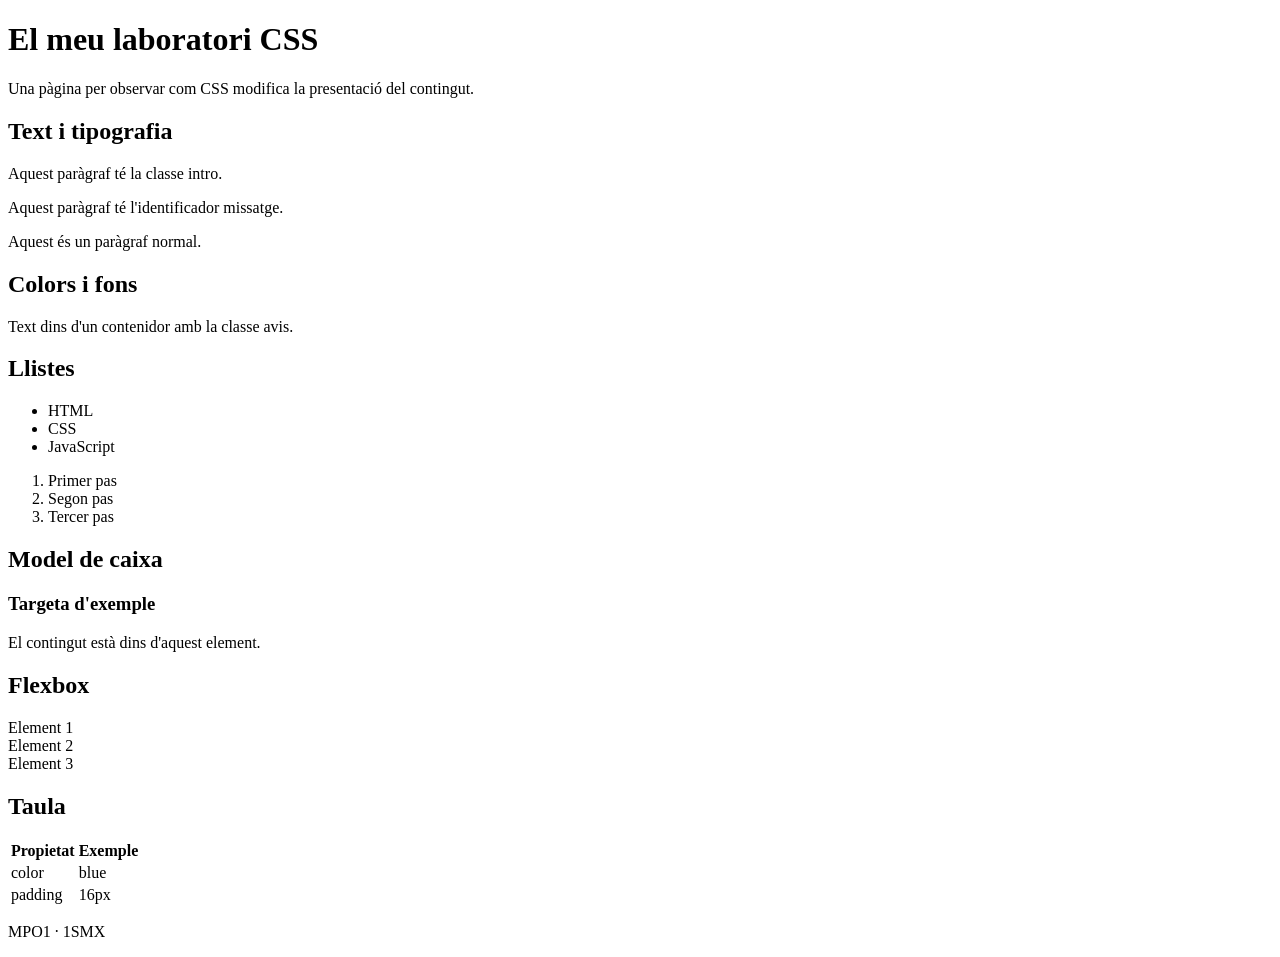
<file: practica-css-base.html>
<!DOCTYPE html>
<html lang="ca">
<head>
  <meta charset="UTF-8">
  <meta name="viewport" content="width=device-width, initial-scale=1.0">
  <title>Pràctica CSS</title>
</head>
<body>
  <header>
    <h1>El meu laboratori CSS</h1>
    <p>Una pàgina per observar com CSS modifica la presentació del contingut.</p>
  </header>
  <main>
    <section id="text">
      <h2>Text i tipografia</h2>
      <p class="intro">Aquest paràgraf té la classe intro.</p>
      <p id="missatge">Aquest paràgraf té l'identificador missatge.</p>
      <p>Aquest és un paràgraf normal.</p>
    </section>
    <section id="colors">
      <h2>Colors i fons</h2>
      <div class="avis"><p>Text dins d'un contenidor amb la classe avis.</p></div>
    </section>
    <section id="llistes">
      <h2>Llistes</h2>
      <ul class="llista-quadrats"><li>HTML</li><li>CSS</li><li>JavaScript</li></ul>
      <ol class="llista-numerada"><li>Primer pas</li><li>Segon pas</li><li>Tercer pas</li></ol>
    </section>
    <section id="caixes">
      <h2>Model de caixa</h2>
      <div class="targeta"><h3>Targeta d'exemple</h3><p>El contingut està dins d'aquest element.</p></div>
    </section>
    <section id="flexbox">
      <h2>Flexbox</h2>
      <div class="fila"><div class="element">Element 1</div><div class="element">Element 2</div><div class="element">Element 3</div></div>
    </section>
    <section id="taula">
      <h2>Taula</h2>
      <table><tr><th>Propietat</th><th>Exemple</th></tr><tr><td>color</td><td>blue</td></tr><tr><td>padding</td><td>16px</td></tr></table>
    </section>
  </main>
  <footer><p>MPO1 · 1SMX</p></footer>
</body>
</html>
</file>
<file: css/styles.css>
:root{
  --navy:#0B1F33;--navy2:#102F4A;--blue:#2563EB;--sky:#38BDF8;--petrol:#155E75;
  --teal:#0EA5A4;--ink:#17212B;--text:#334155;--muted:#64748B;--paper:#FFFFFF;
  --soft:#F1F5F9;--line:#CBD5E1;--code:#0F172A;--code2:#13283D;
  --shadow:0 10px 28px rgba(15,23,42,.08);
}
*{box-sizing:border-box}
html{scroll-behavior:smooth}
body{margin:0;font-family:Inter,Segoe UI,Arial,sans-serif;color:var(--text);background:var(--soft);line-height:1.6}
button,a{font:inherit}
a{color:var(--blue);text-decoration:none}
a:hover{text-decoration:underline}
.topbar{position:fixed;z-index:30;top:0;left:0;right:0;height:70px;background:linear-gradient(110deg,var(--navy),var(--navy2));color:#fff;display:flex;align-items:center;padding:0 22px;box-shadow:0 3px 18px rgba(0,0,0,.18)}
.brand{display:flex;align-items:center;gap:12px;min-width:285px}
.brand-mark{font:700 22px ui-monospace,monospace;color:#7DD3FC;border:1px solid #2563EB;border-radius:8px;padding:4px 8px}
.brand strong{display:block;font-size:15px;letter-spacing:.5px}.brand span{display:block;color:#BFDBFE;font-size:12px}
.top-title{flex:1;text-align:center;font-weight:700;letter-spacing:.5px;color:#DBEAFE}
.top-actions{display:flex;gap:7px}
.icon-btn,.menu-toggle{border:1px solid #35658C;background:#143B5D;color:#E0F2FE;border-radius:8px;padding:7px 10px;cursor:pointer}
.menu-toggle{display:none}
.layout{display:flex;padding-top:70px}
.sidebar{position:fixed;left:0;top:70px;bottom:0;width:310px;background:linear-gradient(180deg,#0B1F33,#102F4A);color:#E2E8F0;overflow:auto;padding:18px 12px;z-index:20}
.course-label{font-size:10px;letter-spacing:1.5px;color:#7DD3FC;padding:8px 12px 12px}
.home-link,.ra-toggle{display:flex;align-items:center;justify-content:space-between;width:100%;padding:10px 12px;border-radius:8px;color:#DBEAFE;border:0;background:transparent;cursor:pointer;text-align:left}
.home-link:hover,.ra-toggle:hover{background:#143B5D;text-decoration:none}
.home-link.active{background:#1D68C9;color:#fff}
.ra-group{margin-top:6px}.ra-toggle b{color:#fff}.ra-toggle.disabled{cursor:default;color:#94A3B8}
.ra-content{padding:3px 0 7px 8px}.ra-group:not(.open) .ra-content{display:none}
.ra-group.open .chevron{transform:rotate(0)}.ra-toggle .chevron{transition:.2s}
.nav-link{display:block;color:#CBD5E1;padding:7px 12px;border-left:2px solid transparent;font-size:13px}
.nav-link:hover{text-decoration:none;background:rgba(37,99,235,.12);color:#fff}
.nav-link.active{color:#fff;border-left-color:#38BDF8;background:rgba(37,99,235,.25)}
.subnav{border-left:1px solid #31516D;margin:4px 0 5px 14px}.subnav .nav-link{font-size:12px;padding:5px 10px}
.ra-placeholder{font-size:12px;color:#7F9AB1;padding:5px 18px 10px 24px}
.sidebar-footer{border-top:1px solid #28445C;margin-top:18px;padding:15px 12px;color:#8FA9C0;font-size:11px}
.content{margin-left:310px;width:calc(100% - 310px);max-width:1250px;padding:42px 50px 70px}
.hero{background:#fff;border:1px solid var(--line);border-radius:18px;padding:42px;box-shadow:var(--shadow);margin-bottom:28px}
.eyebrow,.section-kicker{font-size:11px;font-weight:800;letter-spacing:1.5px;color:var(--blue);text-transform:uppercase}
h1{font-size:42px;line-height:1.12;color:#153B5D;margin:10px 0 14px}
h2{font-size:30px;line-height:1.2;color:#153B5D;margin:5px 0 12px}
h3{font-size:22px;color:#155E75;margin:0 0 10px}
.lead{font-size:17px;max-width:900px;color:#475569}
.hero-grid{display:grid;grid-template-columns:repeat(3,1fr);gap:14px;margin:28px 0}
.hero-card{border:1px solid var(--line);border-radius:12px;padding:18px;background:#F8FAFC}
.hero-card span{font-size:11px;color:var(--blue);font-weight:800}.hero-card strong{display:block;font-size:18px;color:#173B5C}.hero-card p{margin:3px 0 0;font-size:13px}
.info-banner,.tip{border-left:4px solid var(--blue);background:#E8F2FF;padding:14px 16px;border-radius:8px;color:#17446B;margin-top:18px}
.section{background:#fff;border:1px solid var(--line);border-radius:16px;padding:34px;margin-bottom:25px;box-shadow:var(--shadow);scroll-margin-top:90px}
.subsection{padding:28px 0 4px;margin-top:26px;border-top:1px solid #E2E8F0;scroll-margin-top:90px}
.timeline{display:grid;grid-template-columns:repeat(3,1fr);gap:14px;margin:20px 0}
.timeline>div{background:#F8FAFC;border:1px solid var(--line);border-top:3px solid var(--blue);border-radius:10px;padding:18px}.timeline b{display:block;color:#155E75;font-size:20px}.timeline span{display:block;font-size:12px;color:#64748B}.timeline small{display:block;margin-top:8px}
.tools-grid,.property-grid,.semantic-grid{display:grid;grid-template-columns:repeat(3,1fr);gap:12px;margin:18px 0}
.tools-grid>div,.property-grid>div{border:1px solid var(--line);border-radius:10px;padding:15px;background:#F8FAFC}
.tools-grid b,.property-grid b{display:block;color:#155E75}.tools-grid span{font-size:13px}.property-grid code{display:block;margin-top:7px;color:#2563EB}
.semantic-grid{grid-template-columns:repeat(4,1fr)}.semantic-grid>div{background:#F8FAFC;border:1px solid var(--line);border-radius:10px;padding:14px}.semantic-grid code{display:block;color:#2563EB;font-weight:700}.semantic-grid span{font-size:12px}
.anatomy{display:grid;grid-template-columns:1fr 2fr 1fr;gap:10px;margin:20px 0}.part{background:#E8F2FF;border:1px solid #B7D6F5;border-radius:10px;padding:17px;text-align:center}.part code{display:block;color:#155E75;font-weight:700}.part span{font-size:11px;color:#64748B}.content-part{background:#F1F8FF}
.code-preview,.example-grid{display:grid;grid-template-columns:1.35fr 1fr;gap:14px;margin:18px 0}
.code-box{background:var(--code);border:1px solid #244B70;border-radius:10px;overflow:hidden;color:#DCEBFF}
.code-head{background:var(--code2);padding:8px 12px;font-size:11px;color:#93C5FD;font-weight:700;display:flex;justify-content:space-between;align-items:center}
.copy-btn{background:#173A5C;border:1px solid #2B638E;color:#BFDBFE;border-radius:6px;padding:4px 8px;font-size:11px;cursor:pointer}
pre{margin:0;padding:15px;overflow:auto;font:13px/1.65 ui-monospace,SFMono-Regular,Consolas,monospace;min-height:70px}
code{font-family:ui-monospace,SFMono-Regular,Consolas,monospace;background:#E8F2FF;color:#155E75;padding:1px 5px;border-radius:4px}
pre code{background:transparent;color:#DBEAFE;padding:0}
.browser-box{border:1px solid #CBD5E1;border-radius:10px;overflow:hidden;background:#fff}
.browser-head{padding:8px 12px;background:#F1F5F9;color:#475569;font-size:11px;font-weight:700;border-bottom:1px solid #CBD5E1}
.browser-body{padding:18px;min-height:130px}.browser-body h1{font-size:28px;margin:0 0 8px}.browser-body h2{font-size:22px;margin:0 0 7px}.browser-body h3{font-size:18px;margin:0 0 6px}.browser-body h4,.browser-body h5,.browser-body h6{margin:4px 0}.browser-body a{font-weight:600}.browser-body label{display:block;margin:8px 0 3px;font-size:13px}.browser-body input[type=text],.browser-body input[type=password],.browser-body textarea,.browser-body select{width:100%;border:1px solid #B7C7D8;border-radius:6px;padding:8px}.browser-body input[type=radio],.browser-body input[type=checkbox]{margin-right:5px}.browser-body hr{border:0;border-top:1px solid #CBD5E1}.highlight{color:#2563EB;font-weight:700}.btn-link,.primary,.secondary{display:inline-block;padding:8px 13px;border-radius:7px;border:1px solid #2563EB;cursor:pointer}.btn-link,.primary{background:#2563EB;color:#fff}.secondary{background:#fff;color:#2563EB;margin-left:7px}
.demo-table{border-collapse:collapse;width:100%;font-size:12px}.demo-table th,.demo-table td{border:1px solid #CBD5E1;padding:7px}.demo-table th{background:#E8F2FF;color:#155E75}.demo-table td{background:#fff}
.capture-card{margin:18px 0 0;border:1px solid var(--line);border-radius:12px;overflow:hidden;background:#0B1F33}.capture-card img{display:block;width:100%;height:auto}
.fake-logo{width:60px;height:60px;border-radius:12px;background:#E8F2FF;border:1px solid #93C5FD;display:grid;place-items:center;color:#2563EB;font:700 18px monospace}.fake-image{height:100px;border:1px dashed #60A5FA;background:#F1F8FF;display:grid;place-items:center;text-align:center;color:#2563EB;font-weight:800}.id-demo{border-left:4px solid #2563EB;background:#F1F8FF;padding:14px}.id-demo b,.id-demo span{display:block;color:#155E75}.id-demo small{display:block;margin-top:6px}
.css-blue{color:#2563EB}.css-card-demo{border:1px solid #CBD5E1;padding:20px;margin:12px;border-radius:12px;box-shadow:0 4px 12px #CBD5E1}.css-card-demo h3{margin:0}.checklist{display:grid;gap:9px;margin-top:18px}.checklist label{background:#F8FAFC;border:1px solid var(--line);padding:10px 12px;border-radius:8px}.checklist input{accent-color:#2563EB;margin-right:9px}
.site-footer{display:flex;justify-content:space-between;color:#64748B;font-size:12px;padding:20px 2px}
body.dark{--paper:#0F2438;--soft:#081827;--ink:#E2E8F0;--text:#CBD5E1;--line:#28445C}.dark .section,.dark .hero{background:#0F2438;color:#CBD5E1}.dark h1,.dark h2{color:#DBEAFE}.dark .browser-box,.dark .browser-body{background:#F8FAFC;color:#334155}.dark .tools-grid>div,.dark .property-grid>div,.dark .semantic-grid>div,.dark .hero-card,.dark .checklist label{background:#102F4A}.dark code{background:#163C5B;color:#BFDBFE}
@media(max-width:1000px){.top-title{display:none}.sidebar{transform:translateX(-100%);transition:.25s}.sidebar.open{transform:none}.content{margin-left:0;width:100%;padding:28px 22px}.menu-toggle{display:block}.hero-grid,.timeline,.tools-grid,.property-grid,.semantic-grid{grid-template-columns:1fr 1fr}.code-preview,.example-grid{grid-template-columns:1fr}}
@media(max-width:650px){.brand{min-width:0}.brand>div:last-child{display:none}.hero{padding:25px}.section{padding:23px}h1{font-size:31px}h2{font-size:25px}.hero-grid,.timeline,.tools-grid,.property-grid,.semantic-grid,.anatomy{grid-template-columns:1fr}.content{padding:20px 12px}.topbar{padding:0 12px}}

.subsection-mini{margin:25px 0 0;padding:22px 0 0;border-top:1px solid #E2E8F0}
.head-items{display:grid;grid-template-columns:repeat(2,1fr);gap:10px;margin:16px 0}
.head-items>div{border:1px solid var(--line);border-left:3px solid var(--blue);background:#F8FAFC;border-radius:9px;padding:12px 14px}
.head-items code{display:block;color:#155E75;font-weight:700;margin-bottom:4px}
.head-items span{font-size:13px;color:#475569}
@media(max-width:650px){.head-items{grid-template-columns:1fr}}

/* --- Modo projecció: contingut clar i d'alt contrast --- */
.content{background:#FFFFFF;color:#111111;}
.content p,.content li,.content span,.content small{color:#111111;}
.content h1,.content h2,.content h3{color:#111111;}
.content .eyebrow,.content .section-kicker{color:#155E75;}
.content .lead{color:#111111;}
.content .section,.content .hero{background:#FFFFFF;color:#111111;}
.content .hero-card,.content .timeline>div,.content .tools-grid>div,.content .property-grid>div,.content .semantic-grid>div{background:#F8FAFC;color:#111111;}
.content .hero-card p,.content .timeline small,.content .tools-grid span,.content .property-grid span,.content .semantic-grid span{color:#111111;}
.content .browser-box,.content .browser-body{color:#111111;}
.content .browser-body p,.content .browser-body li{color:#111111;}
.content .subsection,.content .subsection-mini{border-color:#CBD5E1;}
/* La versió actual no utilitza cap menú lateral dret de continguts. */
.right-menu,.right-sidebar,.toc-right,.on-this-page,.right-toc,.ra-right-menu{display:none !important;}
@media(min-width:1001px){
  .content{max-width:none;width:calc(100% - 310px);padding-left:55px;padding-right:55px;}
  .section,.hero{max-width:1400px;}
}
@media(min-width:1200px){
  .content{font-size:16px;}
  .content p,.content li{font-size:16px;}
  .content h1{font-size:44px}.content h2{font-size:32px}.content h3{font-size:23px}
}

/* Recursos descarregables i exemples ampliats de CSS */
.download-card{display:flex;align-items:center;gap:18px;padding:22px;border:1px solid #CBD5E1;border-radius:14px;background:#F8FAFC;margin:20px 0}
.download-icon{flex:0 0 72px;height:72px;border-radius:12px;background:#12385A;color:#93C5FD;display:flex;align-items:center;justify-content:center;font-weight:800;letter-spacing:1px}
.download-info h3{margin:0 0 6px}.download-info p{margin:0 0 12px}
.download-link{display:inline-block;padding:10px 16px;border-radius:8px;background:#2563EB;color:#FFFFFF;font-weight:700}
.download-link:hover{background:#1D4ED8;color:#FFFFFF;text-decoration:none}
.table-wrap{overflow-x:auto;margin:14px 0 22px}
.table-wrap table{width:100%;border-collapse:collapse;background:#FFFFFF}
.table-wrap th,.table-wrap td{border:1px solid #CBD5E1;padding:10px;text-align:left;vertical-align:top}
.table-wrap th{background:#E8F2FF;color:#12385A}
@media(max-width:600px){.download-card{align-items:flex-start;flex-direction:column}}

.html-source-capture{margin:16px 0 24px;padding:0}
.html-source-capture img{display:block;width:100%;height:auto;border:1px solid #1D4E89;border-radius:10px;background:#0B1F33}
.html-source-capture figcaption,.box-model-figure figcaption{font-size:13px;color:#475569;margin-top:7px;text-align:center}
.box-model-figure{margin:18px 0 26px}
.box-model-figure img{display:block;width:100%;height:auto;max-width:1100px;margin:0 auto;border:1px solid #CBD5E1;border-radius:12px}

/* Ampliacions desplegables de la teoria */
details.callout{padding:16px 20px;margin:22px 0;background:#EFF6FF;border-left:4px solid #2563EB;border-radius:8px}details.callout summary{cursor:pointer;color:#1D4ED8}details.callout[open] summary{margin-bottom:14px}details.callout p{margin:12px 0}

/* RA2 · JavaScript: exemples i esquemes */
.content .section .table-wrap{overflow-x:auto}
.content .section table{border-collapse:collapse;width:100%;font-size:14px}
.content .section th,.content .section td{border:1px solid #CBD5E1;padding:10px;text-align:left}
.content .section th{background:#E8F2FF;color:#12385A}
.content .section ul{padding-left:24px}
</file>
